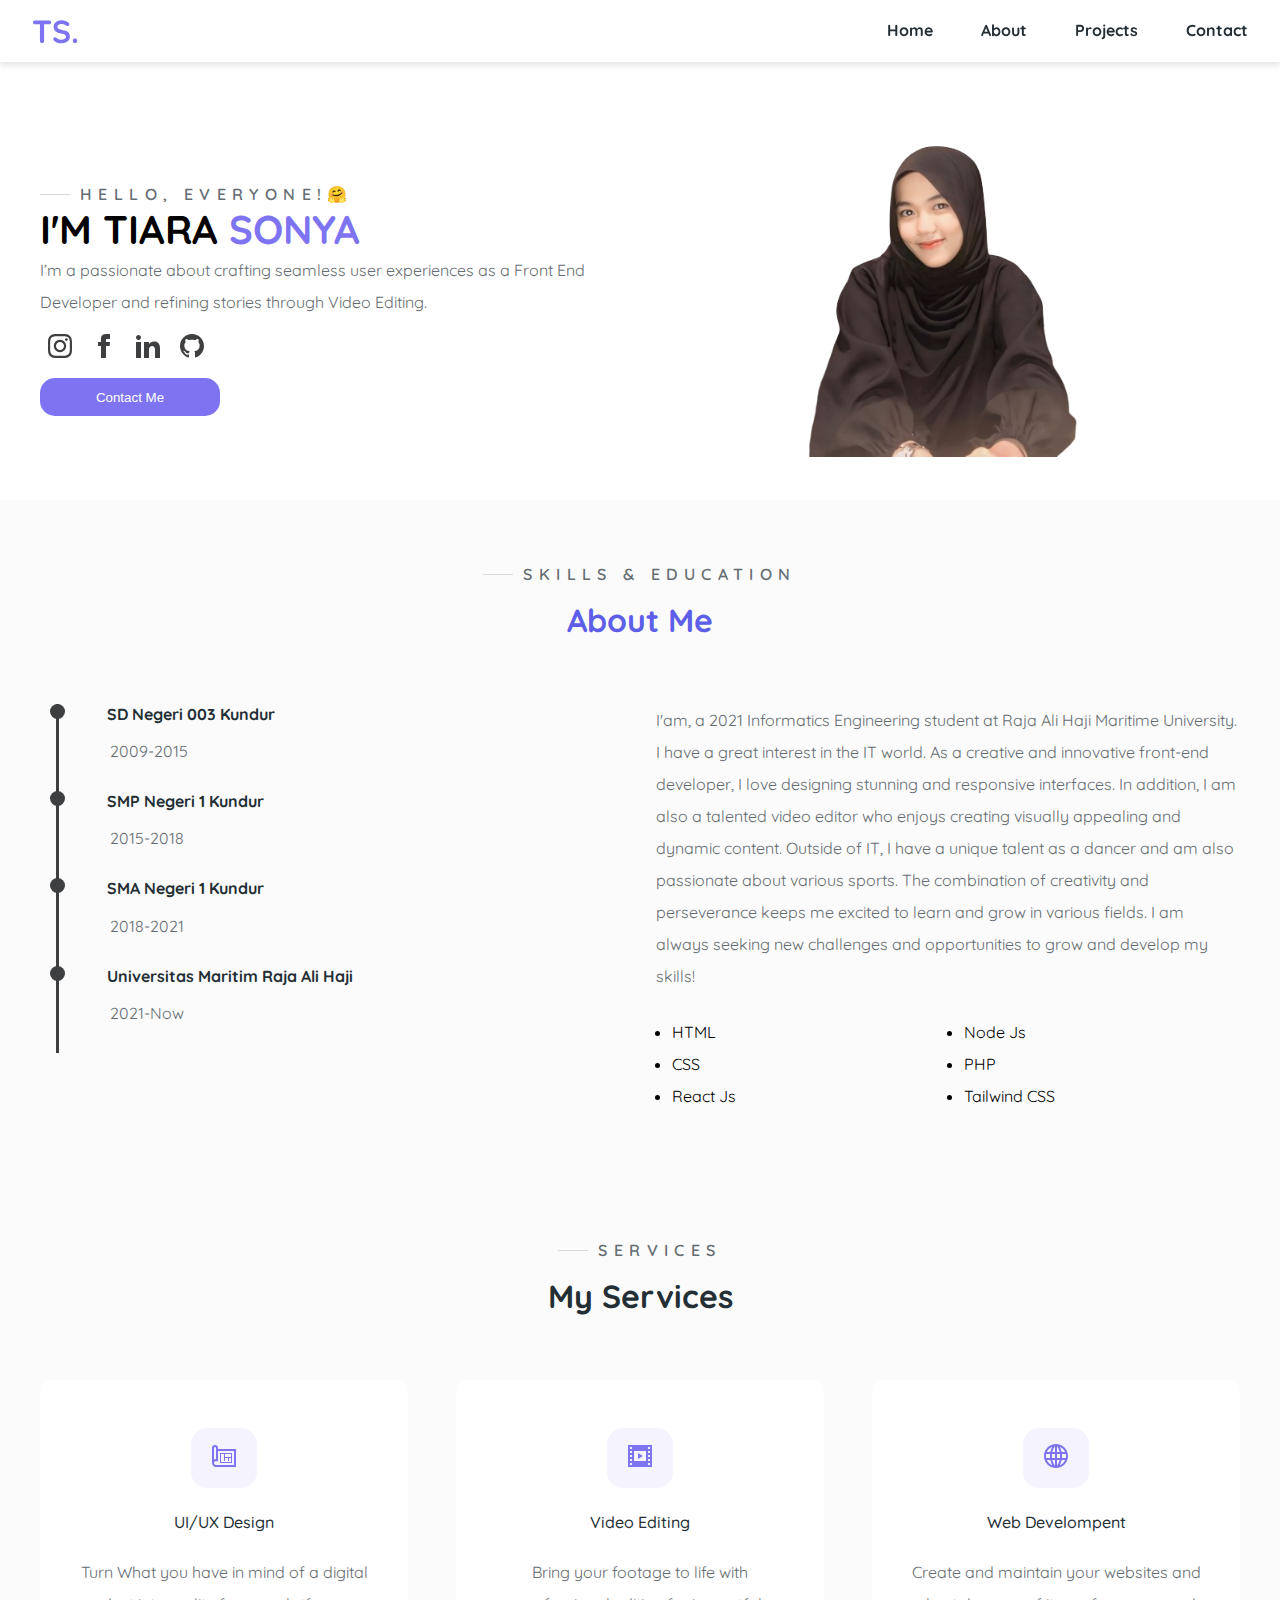
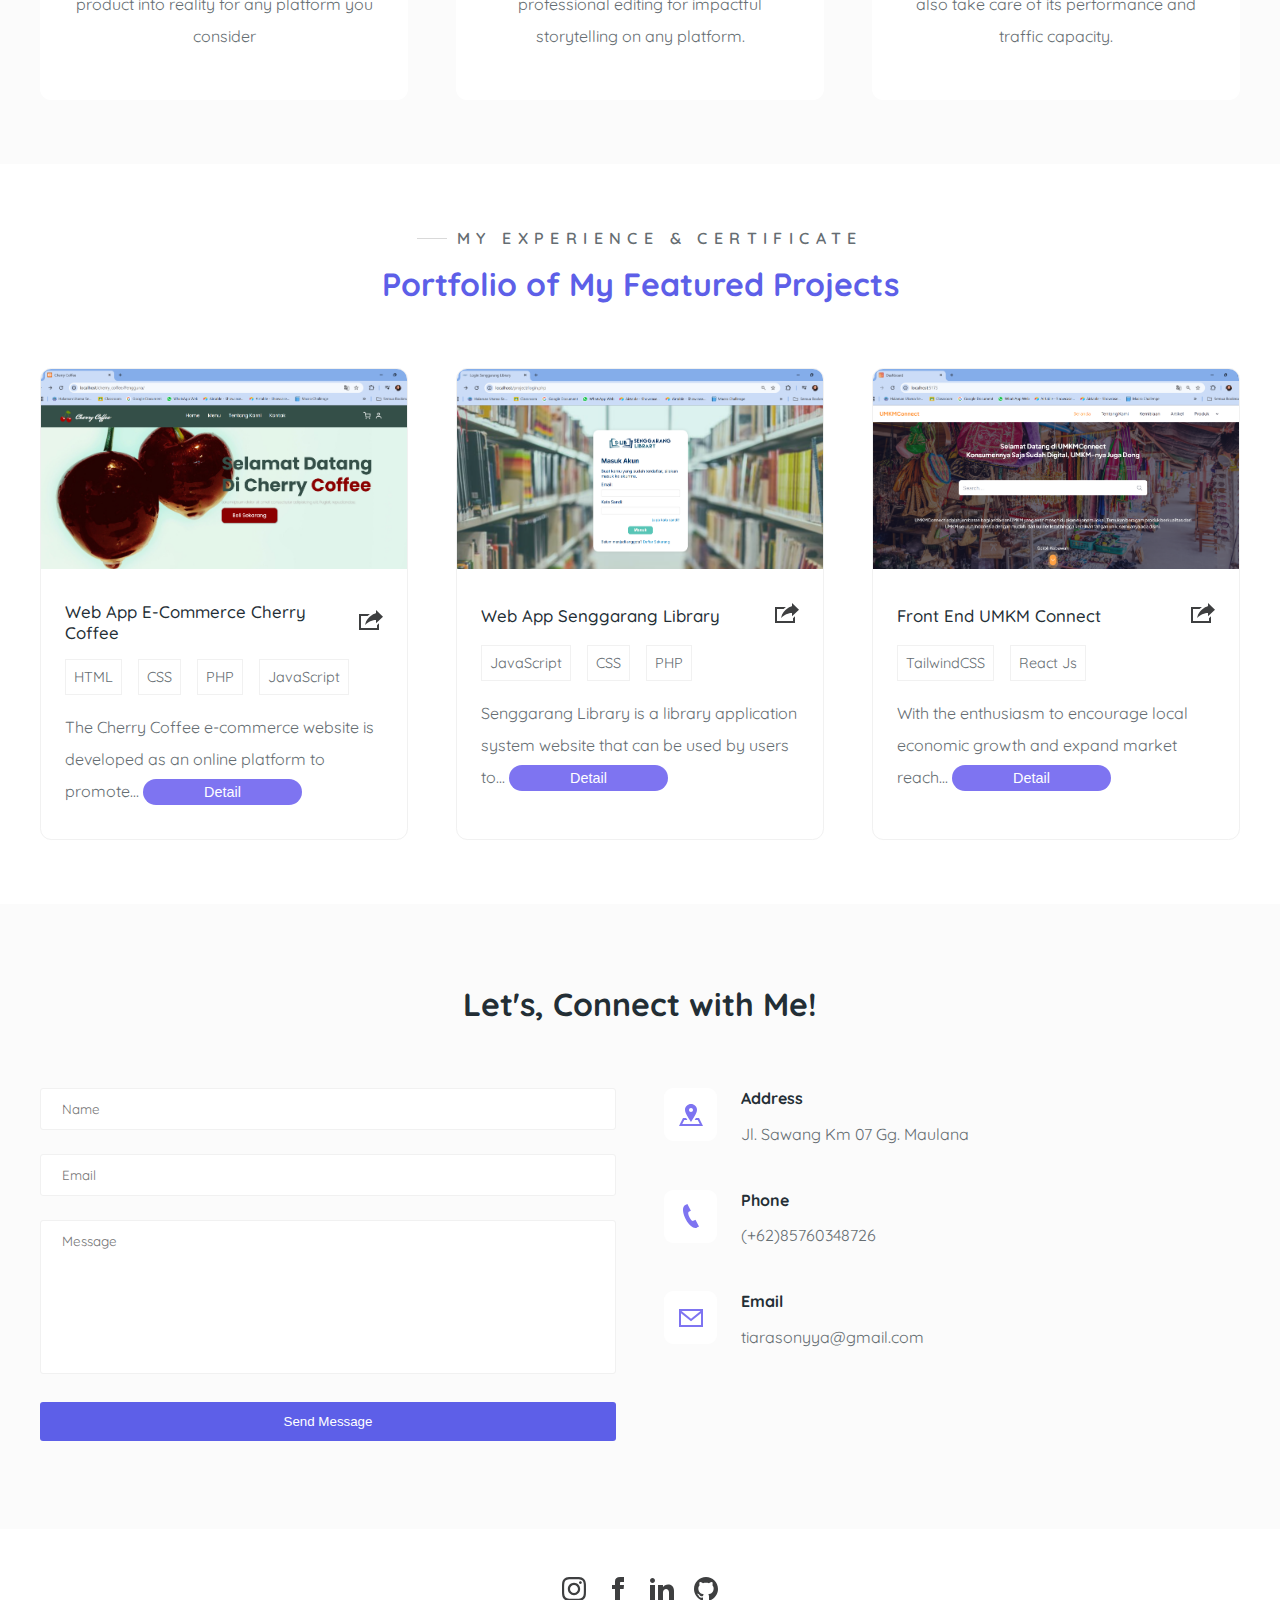
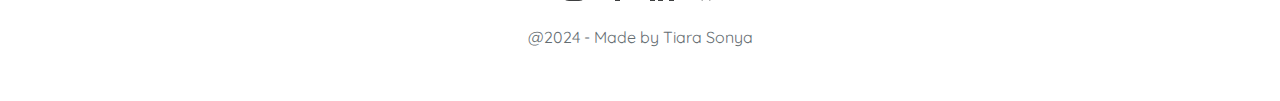
<file: index.html>
<!DOCTYPE html>
<html lang="en">
<head>
    <meta charset="UTF-8">
    <meta name="viewport" content="width=device-width, initial-scale=1.0">
    <title>Tiara Sonya - Portfolio</title>
    <link rel="stylesheet" href="./styles/styles.css" />
    <link rel="stylesheet" href="./styles/responsive.css" />
</head>
<body>
    
    <!-- Header -->
    <Header>
    <div class="main-container">
        <div class="nav">
            <div class="logo">
                <a href="/">TS.</a>
                </div>

                <nav>
                    <ul>
                        <li><a href="/">Home</a></li>
                        <li><a href="/abouts.html">About</a></li>
                        <li><a href="/projects.html">Projects</a></li>
                        <li><a href="/contacts.html">Contact</a></li>
                    </ul>
                </nav>

                <div class="burger">
                    <div class="line-1"></div>
                    <div class="line-2"></div>
                    <div class="line-3"></div>
                </div>
            </div>

            <section id="homes">
                <div class="homes-left">
                    <h3 class="pre-title">Hello, everyone!🤗</h3>
                    <hi class="homes-name">I'M TIARA <span>SONYA</span></hi>
                    <p>
                        I’m a passionate about crafting seamless user experiences as a Front End Developer and refining stories through Video Editing.
                    </p>
                    <div class="home-icons">
                        <a href="https://www.instagram.com/tiarasonyya/" alt="Instagram">
                            <svg xmlns="http://www.w3.org/2000/svg" width="24" height="24" viewBox="0 0 24 24"><path d="M12 2.163c3.204 0 3.584.012 4.85.07 3.252.148 4.771 1.691 4.919 4.919.058 1.265.069 1.645.069 4.849 0 3.205-.012 3.584-.069 4.849-.149 3.225-1.664 4.771-4.919 4.919-1.266.058-1.644.07-4.85.07-3.204 0-3.584-.012-4.849-.07-3.26-.149-4.771-1.699-4.919-4.92-.058-1.265-.07-1.644-.07-4.849 0-3.204.013-3.583.07-4.849.149-3.227 1.664-4.771 4.919-4.919 1.266-.057 1.645-.069 4.849-.069zm0-2.163c-3.259 0-3.667.014-4.947.072-4.358.2-6.78 2.618-6.98 6.98-.059 1.281-.073 1.689-.073 4.948 0 3.259.014 3.668.072 4.948.2 4.358 2.618 6.78 6.98 6.98 1.281.058 1.689.072 4.948.072 3.259 0 3.668-.014 4.948-.072 4.354-.2 6.782-2.618 6.979-6.98.059-1.28.073-1.689.073-4.948 0-3.259-.014-3.667-.072-4.947-.196-4.354-2.617-6.78-6.979-6.98-1.281-.059-1.69-.073-4.949-.073zm0 5.838c-3.403 0-6.162 2.759-6.162 6.162s2.759 6.163 6.162 6.163 6.162-2.759 6.162-6.163c0-3.403-2.759-6.162-6.162-6.162zm0 10.162c-2.209 0-4-1.79-4-4 0-2.209 1.791-4 4-4s4 1.791 4 4c0 2.21-1.791 4-4 4zm6.406-11.845c-.796 0-1.441.645-1.441 1.44s.645 1.44 1.441 1.44c.795 0 1.439-.645 1.439-1.44s-.644-1.44-1.439-1.44z"/></svg>
                        </a>
                        <a href="https://www.facebook.com/tiarasonyya/" alt="Facebook"><svg xmlns="http://www.w3.org/2000/svg" width="24" height="24" viewBox="0 0 24 24"><path d="M9 8h-3v4h3v12h5v-12h3.642l.358-4h-4v-1.667c0-.955.192-1.333 1.115-1.333h2.885v-5h-3.808c-3.596 0-5.192 1.583-5.192 4.615v3.385z"/></svg>
                        </a>
                        <a href="https://www.linkedin.com/in/tiara-sonya" alt="Linkedin">
                            <svg xmlns="http://www.w3.org/2000/svg" width="24" height="24" viewBox="0 0 24 24"><path d="M4.98 3.5c0 1.381-1.11 2.5-2.48 2.5s-2.48-1.119-2.48-2.5c0-1.38 1.11-2.5 2.48-2.5s2.48 1.12 2.48 2.5zm.02 4.5h-5v16h5v-16zm7.982 0h-4.968v16h4.969v-8.399c0-4.67 6.029-5.052 6.029 0v8.399h4.988v-10.131c0-7.88-8.922-7.593-11.018-3.714v-2.155z"/></svg>
                        </a>
                        <a href="https://github.com/Tiara-Sonya" alt="Github">
                            <svg xmlns="http://www.w3.org/2000/svg" width="24" height="24" viewBox="0 0 24 24"><path d="M12 0c-6.626 0-12 5.373-12 12 0 5.302 3.438 9.8 8.207 11.387.599.111.793-.261.793-.577v-2.234c-3.338.726-4.033-1.416-4.033-1.416-.546-1.387-1.333-1.756-1.333-1.756-1.089-.745.083-.729.083-.729 1.205.084 1.839 1.237 1.839 1.237 1.07 1.834 2.807 1.304 3.492.997.107-.775.418-1.305.762-1.604-2.665-.305-5.467-1.334-5.467-5.931 0-1.311.469-2.381 1.236-3.221-.124-.303-.535-1.524.117-3.176 0 0 1.008-.322 3.301 1.23.957-.266 1.983-.399 3.003-.404 1.02.005 2.047.138 3.006.404 2.291-1.552 3.297-1.23 3.297-1.23.653 1.653.242 2.874.118 3.176.77.84 1.235 1.911 1.235 3.221 0 4.609-2.807 5.624-5.479 5.921.43.372.823 1.102.823 2.222v3.293c0 .319.192.694.801.576 4.765-1.589 8.199-6.086 8.199-11.386 0-6.627-5.373-12-12-12z"/></svg>
                        </a>
                    </div>
                    <div> 
                        <a href="mailto:tiarasonyya@gmail.com">
                            <button class="btn-contact">Contact Me</button>
                        </a>
                    </div>
                </div>
                
                <div class="home-right">
                    <img src="./img/tiara.png" alt="Person Standing">
                </div>
            </section>
        </div>
    </Header>
    <!-- End Header -->
    
    <!-- About-->
    <section id="abouts">
        <div class="abouts main-container">
            <h3 class="pre-title">Skills & Education</h3>
            <h1 class="section-title about-title">About Me</h1>

            <div class="about-grid">
                <div class="about-left">
                    
                    <!-- Education 1 -->
                    <div class="education">
                        <div class="line">
                            <div></div>
                        </div>

                        <div class="education-info">
                            <h4 class="education-title">SD Negeri 003 Kundur</h4>
                            <p>2009-2015</p>
                        </div>
                    </div>

                    <!-- Education 2 -->
                    <div class="education">
                        <div class="line">
                            <div></div>
                        </div>

                        <div class="education-info">
                            <h4 class="education-title">SMP Negeri 1 Kundur</h4>
                            <p>2015-2018</p>
                        </div>
                    </div>

                    <!-- Education 3 -->
                    <div class="education">
                        <div class="line">
                            <div></div>
                        </div>

                        <div class="education-info">
                            <h4 class="education-title">SMA Negeri 1 Kundur</h4>
                            <p>2018-2021</p>
                        </div>
                    </div>

                    
                    <!-- Education 4 -->
                    <div class="education">
                        <div class="line">
                            <div></div>
                        </div>

                        <div class="education-info">
                            <h4 class="education-title">Universitas Maritim Raja Ali Haji</h4>
                            <p>2021-Now</p>
                        </div>
                    </div>
                </div>

                <div class="about-right">
                    <p>I'am, a 2021 Informatics Engineering student at Raja Ali Haji Maritime University. I have a great interest in the IT world. As a creative and innovative front-end developer, I love designing stunning and responsive interfaces. In addition, I am also a talented video editor who enjoys creating visually appealing and dynamic content. Outside of IT, I have a unique talent as a dancer and am also passionate about various sports. The combination of creativity and perseverance keeps me excited to learn and grow in various fields. I am always seeking new challenges and opportunities to grow and develop my skills!</p>

                    <div class="about-list">
                        <ul>
                            <li>HTML</li>
                            <li>CSS</li>
                            <li>React Js</li>
                        </ul>

                        <ul>
                            <li>Node Js</li>
                            <li>PHP</li>
                            <li>Tailwind CSS</li>
                        </ul>
                    </div>
                </div>
            </div>
        </div>
    </section>
    <!-- End abouts -->

    <section id="services">
        <div class="services main-container">
            <h3 class="pre-title">Services</h3>
            <h1 class="section-title services-title">My Services</h1>

            <div class="grid-3">
                <!-- Service 1 -->
                <div class="service">
                    <div class="service-icon">
                        <svg width="24" height="24" xmlns="http://www.w3.org/2000/svg" fill-rule="evenodd" clip-rule="evenodd" viewBox="0 0 24 24"><path d="M24 23h-20c-2.208 0-4-1.792-4-4v-15.694c.313-1.071 1.285-2.306 3-2.306 1.855 0 2.769 1.342 2.995 2.312l.005 1.688h18v18zm-2-16h-16v11s-.595-1-1.922-1c-1.104 0-2.078.896-2.078 2s.896 2 2 2h18v-14zm-2 12h-12v-10h12v10zm-8-9h-3v8h10v-4h-2v3h-1v-3h-3v3h-1v-7zm-8-6.339c-.233-.921-1.807-.917-2 0v11.997c.408-.421 1.383-.724 2-.658v-11.339zm9 6.339v3h6v-3h-6z"/>
                        </svg>
                    </div>
                    <h4>UI/UX Design</h4>
                    <p>Turn What you have in mind of a digital product into reality for any platform you consider</p>
                </div>

                <!-- Service 2 -->
                <div class="service">
                    <div class="service-icon">
                        <svg xmlns="http://www.w3.org/2000/svg" width="24" height="24" viewBox="0 0 24 24"><path d="M0 1v22h24v-22h-24zm4 20h-2v-2h2v2zm0-4h-2v-2h2v2zm0-4h-2v-2h2v2zm0-4h-2v-2h2v2zm0-4h-2v-2h2v2zm14 12h-12v-10h12v10zm4 4h-2v-2h2v2zm0-4h-2v-2h2v2zm0-4h-2v-2h2v2zm0-4h-2v-2h2v2zm0-4h-2v-2h2v2zm-12 10v-6l5 3-5 3z"/>
                        </svg>
                    </div>
                    <h4>Video Editing</h4>
                    <p>Bring your footage to life with professional editing for impactful storytelling on any platform.</p>
                </div>

                <!-- Service 3 -->
                <div class="service">
                    <div class="service-icon">
                        <svg xmlns="http://www.w3.org/2000/svg" width="24" height="24" viewBox="0 0 24 24"><path d="M12 0c-6.627 0-12 5.373-12 12s5.373 12 12 12 12-5.373 12-12-5.373-12-12-12zm10 12c0 .685-.07 1.354-.202 2h-3.853c.121-1.283.129-2.621 0-4h3.853c.132.646.202 1.315.202 2zm-.841-4h-3.5c-.383-1.96-1.052-3.751-1.948-5.278 2.435.977 4.397 2.882 5.448 5.278zm-5.554 0h-2.605v-5.658c1.215 1.46 2.117 3.41 2.605 5.658zm-4.605-5.658v5.658h-2.605c.488-2.248 1.39-4.198 2.605-5.658zm0 7.658v4h-2.93c-.146-1.421-.146-2.577 0-4h2.93zm0 6v5.658c-1.215-1.46-2.117-3.41-2.605-5.658h2.605zm2 5.658v-5.658h2.605c-.488 2.248-1.39 4.198-2.605 5.658zm0-7.658v-4h2.93c.146 1.421.146 2.577 0 4h-2.93zm-4.711-11.278c-.896 1.527-1.565 3.318-1.948 5.278h-3.5c1.051-2.396 3.013-4.301 5.448-5.278zm-6.087 7.278h3.853c-.121 1.283-.129 2.621 0 4h-3.853c-.132-.646-.202-1.315-.202-2s.07-1.354.202-2zm.639 6h3.5c.383 1.96 1.052 3.751 1.948 5.278-2.435-.977-4.397-2.882-5.448-5.278zm12.87 5.278c.896-1.527 1.565-3.318 1.948-5.278h3.5c-1.051 2.396-3.013 4.301-5.448 5.278z"/></svg>
                    </div>
                    <h4>Web Develompent</h4>
                    <p>Create and maintain your websites and also take care of its performance and traffic capacity.</p>
                </div>
            </div>
        </div>
    </section>
    <!-- End services -->

    <!-- Projects -->
    <section id="projects">
        <div class="projects main-container">
            <h3 class="pre-title">My Experience & Certificate</h3>
            <h1 class="section-title projects-title">Portfolio of My Featured Projects</h1>

            <div class="grid-3">
                <!-- Project 1 -->
                <div class="Project">
                    <div class="Project-cover">
                        <img src="./img/cc.png" alt="Project E-Commerce">
                    </div>

                    <div class="Project-info">
                        <div class="Project-title">
                            <h4>Web App E-Commerce Cherry Coffee</h4>
                            <a href="https://github.com/Tiara-Sonya/e-commerce.git" class="Project-link" target="_blank">
                                <svg xmlns="http://www.w3.org/2000/svg" width="24" height="24" viewBox="0 0 24 24"><path d="M6 17c2.269-9.881 11-11.667 11-11.667v-3.333l7 6.637-7 6.696v-3.333s-6.17-.171-11 5zm12 .145v2.855h-16v-12h6.598c.768-.787 1.561-1.449 2.339-2h-10.937v16h20v-6.769l-2 1.914z"/></svg>
                            </a>
                        </div>

                        <div class="Project-tags">
                            <div>HTML</div>
                            <div>CSS</div>
                            <div>PHP</div>
                            <div>JavaScript</div>
                        </div>

                        <p>
                            <span class="Project-description-short">The Cherry Coffee e-commerce website is developed as an online platform to promote... </span>
                            <span class="Project-description-full" style="display: none;">The Cherry Coffee e-commerce website is developed as an online platform to promote and sell products offered by the Cherry Coffee café. Created using the Waterfall methodology, this website primarily serves as a marketing and sales tool, enhancing Cherry Coffee's ability to reach both local and international customers.</span>
                            <button class="toggle-description">Detail</button>
                        </p>
                    </div>
                </div>

                <!-- Project 2 -->
                <div class="Project">
                    <div class="Project-cover">
                        <img src="./img/perpus.png" alt="Project Perpustakaan Online">
                    </div>

                    <div class="Project-info">
                        <div class="Project-title">
                            <h4>Web App Senggarang Library</h4>
                            <a href="https://github.com/Tiara-Sonya/perpus.git" class="Project-link" target="_blank">
                                <svg xmlns="http://www.w3.org/2000/svg" width="24" height="24" viewBox="0 0 24 24"><path d="M6 17c2.269-9.881 11-11.667 11-11.667v-3.333l7 6.637-7 6.696v-3.333s-6.17-.171-11 5zm12 .145v2.855h-16v-12h6.598c.768-.787 1.561-1.449 2.339-2h-10.937v16h20v-6.769l-2 1.914z"/></svg>
                            </a>
                        </div>

                        <div class="Project-tags">
                            <div>JavaScript</div>
                            <div>CSS</div>
                            <div>PHP</div>
                        </div>

                        <p>
                            <span class="Project-description-short">Senggarang Library is a library application system website that can be used by users to...</span>
                            <span class="Project-description-full" style="display: none;">Senggarang Library is a library application system website that can be used by users to borrow books online and read ebooks digitally via the website</span>
                            <button class="toggle-description">Detail</button>
                        </p>
                    </div>
                </div>

                <!-- Project 3 -->
                <div class="Project">
                    <div class="Project-cover">
                        <img src="./img/umkm.png" alt="Project Mata Kuliah">
                    </div>

                    <div class="Project-info">
                        <div class="Project-title">
                            <h4>Front End UMKM Connect</h4>
                            <a href="https://umkmconnect.febriyandy.xyz/" class="Project-link" target="_blank">
                                <svg xmlns="http://www.w3.org/2000/svg" width="24" height="24" viewBox="0 0 24 24"><path d="M6 17c2.269-9.881 11-11.667 11-11.667v-3.333l7 6.637-7 6.696v-3.333s-6.17-.171-11 5zm12 .145v2.855h-16v-12h6.598c.768-.787 1.561-1.449 2.339-2h-10.937v16h20v-6.769l-2 1.914z"/></svg>
                            </a>
                        </div>

                        <div class="Project-tags">
                            <div>TailwindCSS</div>
                            <div>React Js</div>
                        </div>

                        <p>
                            <span class="Project-description-short">With the enthusiasm to encourage local economic growth and expand market reach...</span>
                            <span class="Project-description-full">With the enthusiasm to encourage local economic growth and expand market reach for small entrepreneurs, MSME Connect exists as a forum for collaboration, promotion and empowerment of UMKM in various sectors. UMKM Connect was founded by a group of individuals who care about the growth of UMKM in Indonesia. We believe that UMKM are the backbone of the country's economy and have great potential to develop further with the right support. Through UMKM Connect, we are committed to providing a platform that allows small businesses to connect, learn and grow together.</span>
                            <button class="toggle-description">Detail</button>
                        </p>
                    </div>
                </div>
    </section>

    <!-- Contact -->
    <section id="contacts">
        <h1 class="section-title contact-title">Let's, Connect with Me!</h1>
        <div class="contact main-container">
            <div class="contact-left">
                <form class="contact-form" action="https://formspree.io/f/mzzbejpa" method="POST">
                    <div>
                        <input type="text" placeholder="Name"
                        name="name">
                    </div>
                    <div>
                        <input type="email" placeholder="Email" name="email">
                    </div>
                    <div>
                        <textarea name="message" id="message" placeholder="Message" cols="30" rows="8"></textarea>
                    </div>
                    <div>
                        <button class="btn-submit">Send Message</button>
                    </div>
                </form>
            </div>

            <div class="contact-right">
                <div class="contact-item">
                    <div class="contact-item-icon">
                        <svg xmlns="http://www.w3.org/2000/svg" width="24" height="24" viewBox="0 0 24 24"><path d="M12 1c-3.148 0-6 2.553-6 5.702 0 3.148 2.602 6.907 6 12.298 3.398-5.391 6-9.15 6-12.298 0-3.149-2.851-5.702-6-5.702zm0 8c-1.105 0-2-.895-2-2s.895-2 2-2 2 .895 2 2-.895 2-2 2zm12 14h-24l4-8h3.135c.385.641.798 1.309 1.232 2h-3.131l-2 4h17.527l-2-4h-3.131c.435-.691.848-1.359 1.232-2h3.136l4 8z"/></svg>
                    </div>
                    <div class="contact-item-detail">
                        <h4>Address</h4>
                        <p>Jl. Sawang Km 07 Gg. Maulana</p>
                    </div>
                </div>

                <div class="contact-item">
                    <div class="contact-item-icon">
                        <svg xmlns="http://www.w3.org/2000/svg" width="24" height="24" viewBox="0 0 24 24"><path d="M20 22.621l-3.521-6.795c-.008.004-1.974.97-2.064 1.011-2.24 1.086-6.799-7.82-4.609-8.994l2.083-1.026-3.493-6.817-2.106 1.039c-7.202 3.755 4.233 25.982 11.6 22.615.121-.055 2.102-1.029 2.11-1.033z"/></svg>
                    </div>
                    <div class="contact-item-detail">
                        <h4>Phone</h4>
                        <p>(+62)85760348726</p>
                    </div>
                </div>

                <div class="contact-item">
                    <div class="contact-item-icon">
                        <svg xmlns="http://www.w3.org/2000/svg" width="24" height="24" viewBox="0 0 24 24"><path d="M0 3v18h24v-18h-24zm21.518 2l-9.518 7.713-9.518-7.713h19.036zm-19.518 14v-11.817l10 8.104 10-8.104v11.817h-20z"/></svg>
                    </div>
                    <div class="contact-item-detail">
                        <h4>Email</h4>
                        <p>tiarasonyya@gmail.com</p>
                    </div>
                </div>
            </div>
        </div>
    </section>
    <!-- End contact -->

    <!-- Footer -->
     <footer>
        <div class="footer-icons">
            <a href="https://www.instagram.com/tiarasonyya/" alt="Instagram">
                <svg xmlns="http://www.w3.org/2000/svg" width="24" height="24" viewBox="0 0 24 24"><path d="M12 2.163c3.204 0 3.584.012 4.85.07 3.252.148 4.771 1.691 4.919 4.919.058 1.265.069 1.645.069 4.849 0 3.205-.012 3.584-.069 4.849-.149 3.225-1.664 4.771-4.919 4.919-1.266.058-1.644.07-4.85.07-3.204 0-3.584-.012-4.849-.07-3.26-.149-4.771-1.699-4.919-4.92-.058-1.265-.07-1.644-.07-4.849 0-3.204.013-3.583.07-4.849.149-3.227 1.664-4.771 4.919-4.919 1.266-.057 1.645-.069 4.849-.069zm0-2.163c-3.259 0-3.667.014-4.947.072-4.358.2-6.78 2.618-6.98 6.98-.059 1.281-.073 1.689-.073 4.948 0 3.259.014 3.668.072 4.948.2 4.358 2.618 6.78 6.98 6.98 1.281.058 1.689.072 4.948.072 3.259 0 3.668-.014 4.948-.072 4.354-.2 6.782-2.618 6.979-6.98.059-1.28.073-1.689.073-4.948 0-3.259-.014-3.667-.072-4.947-.196-4.354-2.617-6.78-6.979-6.98-1.281-.059-1.69-.073-4.949-.073zm0 5.838c-3.403 0-6.162 2.759-6.162 6.162s2.759 6.163 6.162 6.163 6.162-2.759 6.162-6.163c0-3.403-2.759-6.162-6.162-6.162zm0 10.162c-2.209 0-4-1.79-4-4 0-2.209 1.791-4 4-4s4 1.791 4 4c0 2.21-1.791 4-4 4zm6.406-11.845c-.796 0-1.441.645-1.441 1.44s.645 1.44 1.441 1.44c.795 0 1.439-.645 1.439-1.44s-.644-1.44-1.439-1.44z"/></svg>
            </a>
            <a href="https://www.facebook.com/tiarasonyya/" alt="Facebook"><svg xmlns="http://www.w3.org/2000/svg" width="24" height="24" viewBox="0 0 24 24"><path d="M9 8h-3v4h3v12h5v-12h3.642l.358-4h-4v-1.667c0-.955.192-1.333 1.115-1.333h2.885v-5h-3.808c-3.596 0-5.192 1.583-5.192 4.615v3.385z"/></svg>
            </a>
            <a href="https://www.linkedin.com/in/tiara-sonya" alt="Linkedin">
                <svg xmlns="http://www.w3.org/2000/svg" width="24" height="24" viewBox="0 0 24 24"><path d="M4.98 3.5c0 1.381-1.11 2.5-2.48 2.5s-2.48-1.119-2.48-2.5c0-1.38 1.11-2.5 2.48-2.5s2.48 1.12 2.48 2.5zm.02 4.5h-5v16h5v-16zm7.982 0h-4.968v16h4.969v-8.399c0-4.67 6.029-5.052 6.029 0v8.399h4.988v-10.131c0-7.88-8.922-7.593-11.018-3.714v-2.155z"/></svg>
            </a>
            <a href="https://github.com/Tiara-Sonya" alt="Github">
                <svg xmlns="http://www.w3.org/2000/svg" width="24" height="24" viewBox="0 0 24 24"><path d="M12 0c-6.626 0-12 5.373-12 12 0 5.302 3.438 9.8 8.207 11.387.599.111.793-.261.793-.577v-2.234c-3.338.726-4.033-1.416-4.033-1.416-.546-1.387-1.333-1.756-1.333-1.756-1.089-.745.083-.729.083-.729 1.205.084 1.839 1.237 1.839 1.237 1.07 1.834 2.807 1.304 3.492.997.107-.775.418-1.305.762-1.604-2.665-.305-5.467-1.334-5.467-5.931 0-1.311.469-2.381 1.236-3.221-.124-.303-.535-1.524.117-3.176 0 0 1.008-.322 3.301 1.23.957-.266 1.983-.399 3.003-.404 1.02.005 2.047.138 3.006.404 2.291-1.552 3.297-1.23 3.297-1.23.653 1.653.242 2.874.118 3.176.77.84 1.235 1.911 1.235 3.221 0 4.609-2.807 5.624-5.479 5.921.43.372.823 1.102.823 2.222v3.293c0 .319.192.694.801.576 4.765-1.589 8.199-6.086 8.199-11.386 0-6.627-5.373-12-12-12z"/></svg>
            </a>
        </div>
        <p>@2024 - Made by Tiara Sonya</p>
     </footer>
     <!-- End Footer -->

    <script src="scripts/main.js"></script>
</body>
</html>
</file>
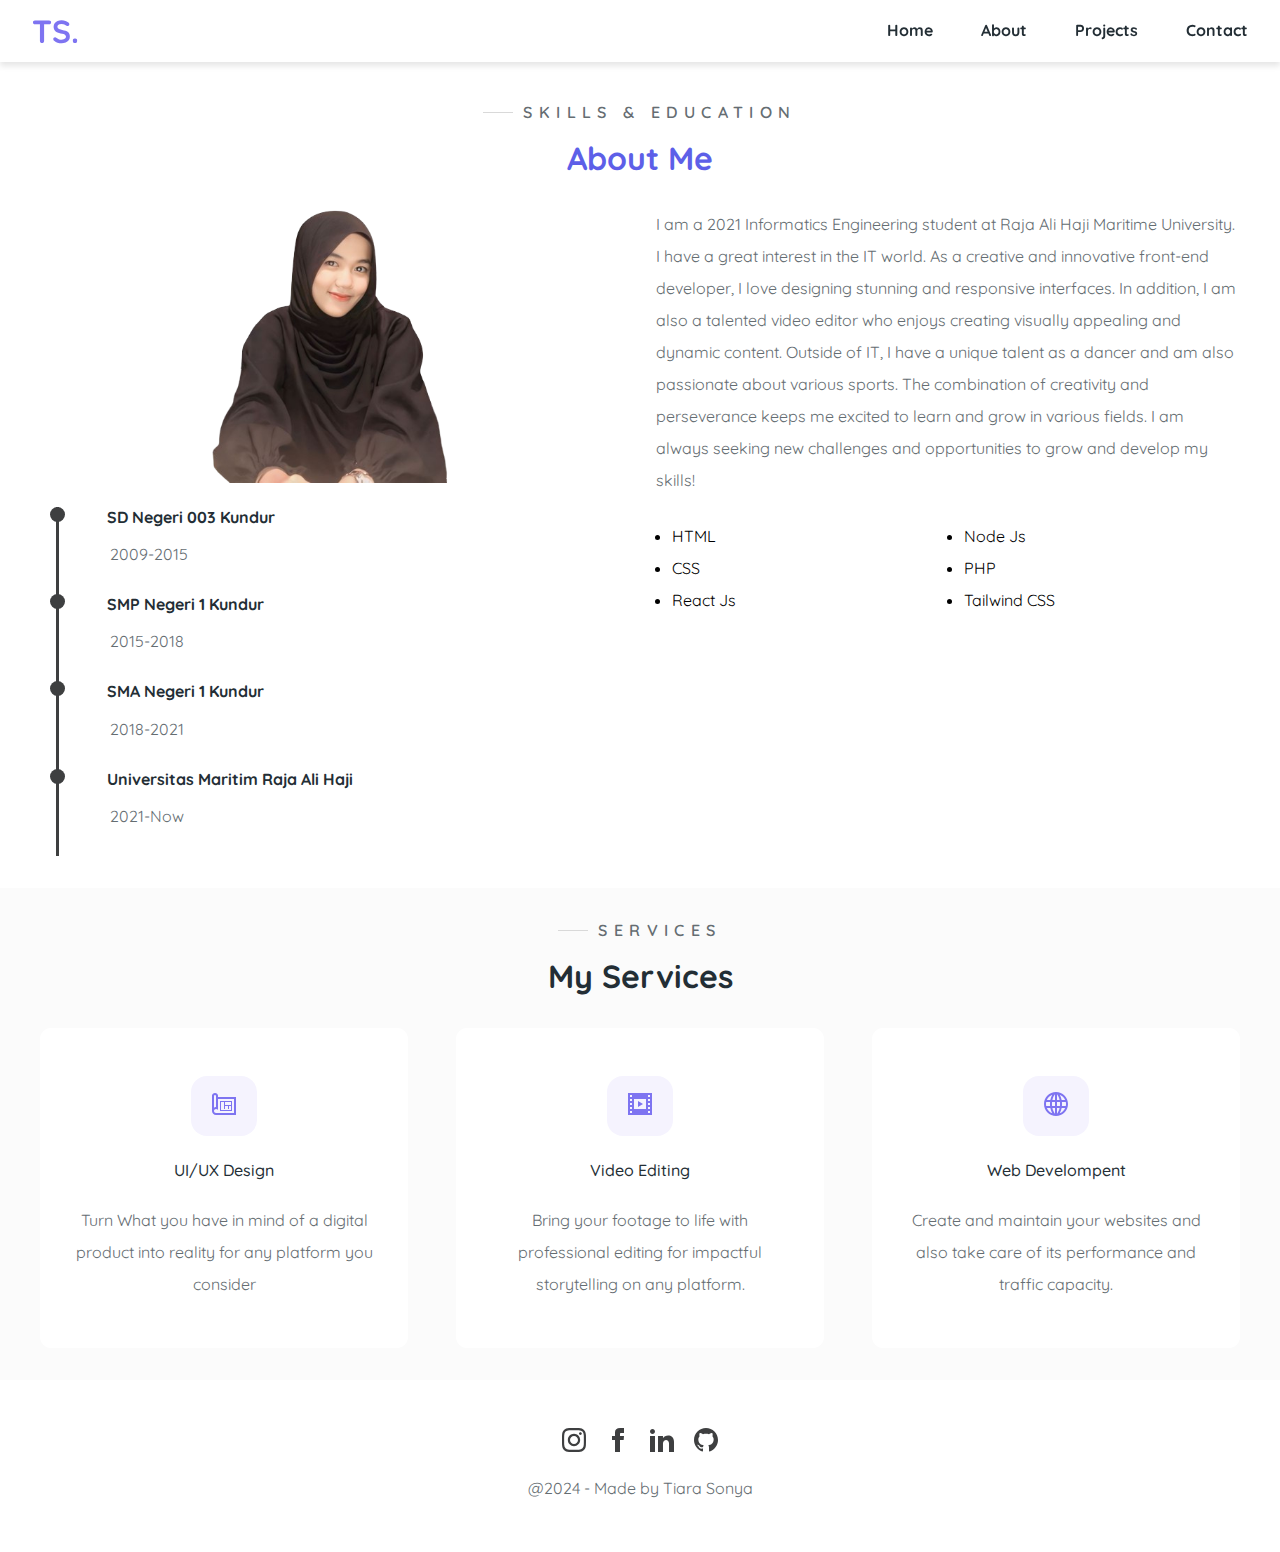
<file: abouts.html>
<!DOCTYPE html>
<html lang="en">
<head>
    <meta charset="UTF-8">
    <meta name="viewport" content="width=device-width, initial-scale=1.0">
    <title>Tiara Sonya - Portfolio - Abouts</title>
    <link rel="stylesheet" href="./styles/styles2.css" />
    <link rel="stylesheet" href="./styles/responsive.css" />
</head>
<body>
    
    <!-- Header -->
    <Header>
    <div class="main-container">
        <div class="nav">
            <div class="logo">
                <a href="/">TS.</a>
                </div>

                <nav>
                    <ul>
                        <li><a href="/">Home</a></li>
                        <li><a href="/abouts.html">About</a></li>
                        <li><a href="/projects.html">Projects</a></li>
                        <li><a href="/contacts.html">Contact</a></li>
                    </ul>
                </nav>

                <div class="burger">
                    <div class="line-1"></div>
                    <div class="line-2"></div>
                    <div class="line-3"></div>
                </div>
            </div>
        </div>
    </Header>
    <!-- End Header -->
    
    <!-- About-->
    <section id="abouts">
        <div class="abouts main-container">
            <h3 class="pre-title">Skills & Education</h3>
            <h1 class="section-title about-title">About Me</h1>

            <div class="about-grid">
                <div class="about-left">
                    <!-- Image Section -->
                    <div class="image-container">
                        <img src="./img/tiara.png" alt="Tiara Sonya" class="mirrored-image">
                    </div>
                    
                    <!-- Education Section -->
                    <div class="education">
                        <div class="line">
                            <div></div>
                        </div>
                        <div class="education-info">
                            <h4 class="education-title">SD Negeri 003 Kundur</h4>
                            <p>2009-2015</p>
                        </div>
                    </div>

                    <div class="education">
                        <div class="line">
                            <div></div>
                        </div>
                        <div class="education-info">
                            <h4 class="education-title">SMP Negeri 1 Kundur</h4>
                            <p>2015-2018</p>
                        </div>
                    </div>

                    <div class="education">
                        <div class="line">
                            <div></div>
                        </div>
                        <div class="education-info">
                            <h4 class="education-title">SMA Negeri 1 Kundur</h4>
                            <p>2018-2021</p>
                        </div>
                    </div>

                    <div class="education">
                        <div class="line">
                            <div></div>
                        </div>
                        <div class="education-info">
                            <h4 class="education-title">Universitas Maritim Raja Ali Haji</h4>
                            <p>2021-Now</p>
                        </div>
                    </div>
                </div>

                <div class="about-right">
                    <p>I am a 2021 Informatics Engineering student at Raja Ali Haji Maritime University. I have a great interest in the IT world. As a creative and innovative front-end developer, I love designing stunning and responsive interfaces. In addition, I am also a talented video editor who enjoys creating visually appealing and dynamic content. Outside of IT, I have a unique talent as a dancer and am also passionate about various sports. The combination of creativity and perseverance keeps me excited to learn and grow in various fields. I am always seeking new challenges and opportunities to grow and develop my skills!</p>

                    <div class="about-list">
                        <ul>
                            <li>HTML</li>
                            <li>CSS</li>
                            <li>React Js</li>
                        </ul>

                        <ul>
                            <li>Node Js</li>
                            <li>PHP</li>
                            <li>Tailwind CSS</li>
                        </ul>
                    </div>
                </div>
            </div>
        </div>
    </section>
    <!-- End abouts -->

    <section id="services">
        <div class="services main-container">
            <h3 class="pre-title">Services</h3>
            <h1 class="section-title services-title">My Services</h1>

            <div class="grid-3">
                <!-- Service 1 -->
                <div class="service">
                    <div class="service-icon">
                        <svg width="24" height="24" xmlns="http://www.w3.org/2000/svg" fill-rule="evenodd" clip-rule="evenodd" viewBox="0 0 24 24"><path d="M24 23h-20c-2.208 0-4-1.792-4-4v-15.694c.313-1.071 1.285-2.306 3-2.306 1.855 0 2.769 1.342 2.995 2.312l.005 1.688h18v18zm-2-16h-16v11s-.595-1-1.922-1c-1.104 0-2.078.896-2.078 2s.896 2 2 2h18v-14zm-2 12h-12v-10h12v10zm-8-9h-3v8h10v-4h-2v3h-1v-3h-3v3h-1v-7zm-8-6.339c-.233-.921-1.807-.917-2 0v11.997c.408-.421 1.383-.724 2-.658v-11.339zm9 6.339v3h6v-3h-6z"/>
                        </svg>
                    </div>
                    <h4>UI/UX Design</h4>
                    <p>Turn What you have in mind of a digital product into reality for any platform you consider</p>
                </div>

                <!-- Service 2 -->
                <div class="service">
                    <div class="service-icon">
                        <svg xmlns="http://www.w3.org/2000/svg" width="24" height="24" viewBox="0 0 24 24"><path d="M0 1v22h24v-22h-24zm4 20h-2v-2h2v2zm0-4h-2v-2h2v2zm0-4h-2v-2h2v2zm0-4h-2v-2h2v2zm0-4h-2v-2h2v2zm14 12h-12v-10h12v10zm4 4h-2v-2h2v2zm0-4h-2v-2h2v2zm0-4h-2v-2h2v2zm0-4h-2v-2h2v2zm0-4h-2v-2h2v2zm-12 10v-6l5 3-5 3z"/>
                        </svg>
                    </div>
                    <h4>Video Editing</h4>
                    <p>Bring your footage to life with professional editing for impactful storytelling on any platform.</p>
                </div>

                <!-- Service 3 -->
                <div class="service">
                    <div class="service-icon">
                        <svg xmlns="http://www.w3.org/2000/svg" width="24" height="24" viewBox="0 0 24 24"><path d="M12 0c-6.627 0-12 5.373-12 12s5.373 12 12 12 12-5.373 12-12-5.373-12-12-12zm10 12c0 .685-.07 1.354-.202 2h-3.853c.121-1.283.129-2.621 0-4h3.853c.132.646.202 1.315.202 2zm-.841-4h-3.5c-.383-1.96-1.052-3.751-1.948-5.278 2.435.977 4.397 2.882 5.448 5.278zm-5.554 0h-2.605v-5.658c1.215 1.46 2.117 3.41 2.605 5.658zm-4.605-5.658v5.658h-2.605c.488-2.248 1.39-4.198 2.605-5.658zm0 7.658v4h-2.93c-.146-1.421-.146-2.577 0-4h2.93zm0 6v5.658c-1.215-1.46-2.117-3.41-2.605-5.658h2.605zm2 5.658v-5.658h2.605c-.488 2.248-1.39 4.198-2.605 5.658zm0-7.658v-4h2.93c.146 1.421.146 2.577 0 4h-2.93zm-4.711-11.278c-.896 1.527-1.565 3.318-1.948 5.278h-3.5c1.051-2.396 3.013-4.301 5.448-5.278zm-6.087 7.278h3.853c-.121 1.283-.129 2.621 0 4h-3.853c-.132-.646-.202-1.315-.202-2s.07-1.354.202-2zm.639 6h3.5c.383 1.96 1.052 3.751 1.948 5.278-2.435-.977-4.397-2.882-5.448-5.278zm12.87 5.278c.896-1.527 1.565-3.318 1.948-5.278h3.5c-1.051 2.396-3.013 4.301-5.448 5.278z"/></svg>
                    </div>
                    <h4>Web Develompent</h4>
                    <p>Create and maintain your websites and also take care of its performance and traffic capacity.</p>
                </div>
            </div>
        </div>
    </section>
    <!-- End services -->

    <!-- Footer -->
     <footer>
        <div class="footer-icons">
            <a href="https://www.instagram.com/tiarasonyya/" alt="Instagram">
                <svg xmlns="http://www.w3.org/2000/svg" width="24" height="24" viewBox="0 0 24 24"><path d="M12 2.163c3.204 0 3.584.012 4.85.07 3.252.148 4.771 1.691 4.919 4.919.058 1.265.069 1.645.069 4.849 0 3.205-.012 3.584-.069 4.849-.149 3.225-1.664 4.771-4.919 4.919-1.266.058-1.644.07-4.85.07-3.204 0-3.584-.012-4.849-.07-3.26-.149-4.771-1.699-4.919-4.92-.058-1.265-.07-1.644-.07-4.849 0-3.204.013-3.583.07-4.849.149-3.227 1.664-4.771 4.919-4.919 1.266-.057 1.645-.069 4.849-.069zm0-2.163c-3.259 0-3.667.014-4.947.072-4.358.2-6.78 2.618-6.98 6.98-.059 1.281-.073 1.689-.073 4.948 0 3.259.014 3.668.072 4.948.2 4.358 2.618 6.78 6.98 6.98 1.281.058 1.689.072 4.948.072 3.259 0 3.668-.014 4.948-.072 4.354-.2 6.782-2.618 6.979-6.98.059-1.28.073-1.689.073-4.948 0-3.259-.014-3.667-.072-4.947-.196-4.354-2.617-6.78-6.979-6.98-1.281-.059-1.69-.073-4.949-.073zm0 5.838c-3.403 0-6.162 2.759-6.162 6.162s2.759 6.163 6.162 6.163 6.162-2.759 6.162-6.163c0-3.403-2.759-6.162-6.162-6.162zm0 10.162c-2.209 0-4-1.79-4-4 0-2.209 1.791-4 4-4s4 1.791 4 4c0 2.21-1.791 4-4 4zm6.406-11.845c-.796 0-1.441.645-1.441 1.44s.645 1.44 1.441 1.44c.795 0 1.439-.645 1.439-1.44s-.644-1.44-1.439-1.44z"/></svg>
            </a>
            <a href="https://www.facebook.com/tiarasonyya/" alt="Facebook"><svg xmlns="http://www.w3.org/2000/svg" width="24" height="24" viewBox="0 0 24 24"><path d="M9 8h-3v4h3v12h5v-12h3.642l.358-4h-4v-1.667c0-.955.192-1.333 1.115-1.333h2.885v-5h-3.808c-3.596 0-5.192 1.583-5.192 4.615v3.385z"/></svg>
            </a>
            <a href="https://www.linkedin.com/in/tiara-sonya" alt="Linkedin">
                <svg xmlns="http://www.w3.org/2000/svg" width="24" height="24" viewBox="0 0 24 24"><path d="M4.98 3.5c0 1.381-1.11 2.5-2.48 2.5s-2.48-1.119-2.48-2.5c0-1.38 1.11-2.5 2.48-2.5s2.48 1.12 2.48 2.5zm.02 4.5h-5v16h5v-16zm7.982 0h-4.968v16h4.969v-8.399c0-4.67 6.029-5.052 6.029 0v8.399h4.988v-10.131c0-7.88-8.922-7.593-11.018-3.714v-2.155z"/></svg>
            </a>
            <a href="https://github.com/Tiara-Sonya" alt="Github">
                <svg xmlns="http://www.w3.org/2000/svg" width="24" height="24" viewBox="0 0 24 24"><path d="M12 0c-6.626 0-12 5.373-12 12 0 5.302 3.438 9.8 8.207 11.387.599.111.793-.261.793-.577v-2.234c-3.338.726-4.033-1.416-4.033-1.416-.546-1.387-1.333-1.756-1.333-1.756-1.089-.745.083-.729.083-.729 1.205.084 1.839 1.237 1.839 1.237 1.07 1.834 2.807 1.304 3.492.997.107-.775.418-1.305.762-1.604-2.665-.305-5.467-1.334-5.467-5.931 0-1.311.469-2.381 1.236-3.221-.124-.303-.535-1.524.117-3.176 0 0 1.008-.322 3.301 1.23.957-.266 1.983-.399 3.003-.404 1.02.005 2.047.138 3.006.404 2.291-1.552 3.297-1.23 3.297-1.23.653 1.653.242 2.874.118 3.176.77.84 1.235 1.911 1.235 3.221 0 4.609-2.807 5.624-5.479 5.921.43.372.823 1.102.823 2.222v3.293c0 .319.192.694.801.576 4.765-1.589 8.199-6.086 8.199-11.386 0-6.627-5.373-12-12-12z"/></svg>
            </a>
        </div>
        <p>@2024 - Made by Tiara Sonya</p>
     </footer>
     <!-- End Footer -->

    <script src="scripts/main.js"></script>
</body>
</html>
</file>
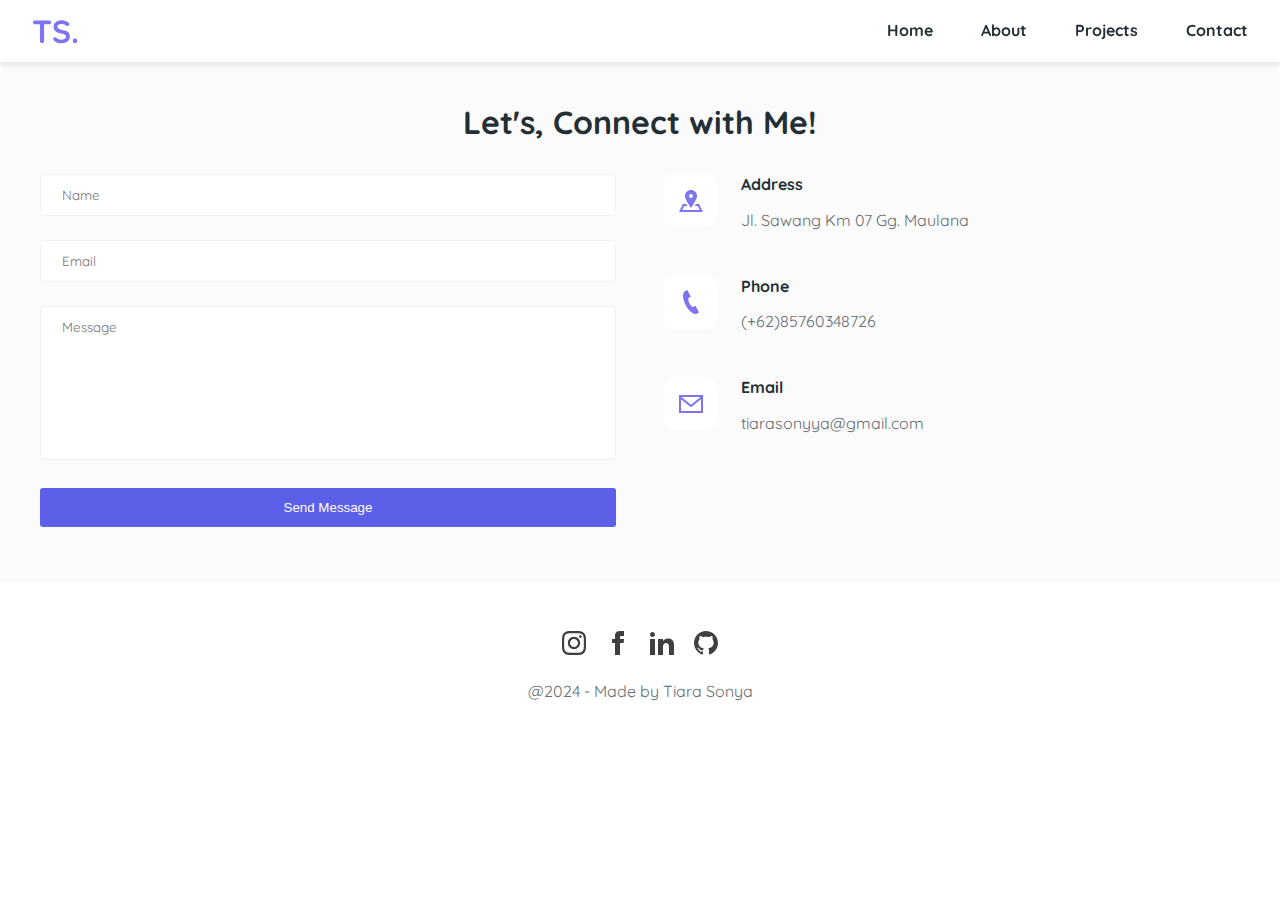
<file: contacts.html>
<!DOCTYPE html>
<html lang="en">
<head>
    <meta charset="UTF-8">
    <meta name="viewport" content="width=device-width, initial-scale=1.0">
    <title>Tiara Sonya - Portfolio - Contact</title>
    <link rel="stylesheet" href="./styles/styles2.css" />
    <link rel="stylesheet" href="./styles/responsive.css" />
</head>
<body>
    
    <!-- Header -->
    <Header>
    <div class="main-container">
        <div class="nav">
            <div class="logo">
                <a href="/">TS.</a>
                </div>

                <nav>
                    <ul>
                        <li><a href="/index.html">Home</a></li>
                        <li><a href="/abouts.html">About</a></li>
                        <li><a href="/projects.html">Projects</a></li>
                        <li><a href="/">Contact</a></li>
                    </ul>
                </nav>

                <div class="burger">
                    <div class="line-1"></div>
                    <div class="line-2"></div>
                    <div class="line-3"></div>
                </div>
            </div>
        </div>
    </Header>
    <!-- End Header -->
    
    <!-- Contact -->
    <section id="contacts">
        <h1 class="section-title contact-title">Let's, Connect with Me!</h1>
        <div class="contact main-container">
            <div class="contact-left">
                <form class="contact-form" action="https://formspree.io/f/mzzbejpa" method="POST">
                    <div>
                        <input type="text" placeholder="Name"
                        name="name">
                    </div>
                    <div>
                        <input type="email" placeholder="Email" name="email">
                    </div>
                    <div>
                        <textarea name="message" id="message" placeholder="Message" cols="30" rows="8"></textarea>
                    </div>
                    <div>
                        <button class="btn-submit">Send Message</button>
                    </div>
                </form>
            </div>

            <div class="contact-right">
                <div class="contact-item">
                    <div class="contact-item-icon">
                        <svg xmlns="http://www.w3.org/2000/svg" width="24" height="24" viewBox="0 0 24 24"><path d="M12 1c-3.148 0-6 2.553-6 5.702 0 3.148 2.602 6.907 6 12.298 3.398-5.391 6-9.15 6-12.298 0-3.149-2.851-5.702-6-5.702zm0 8c-1.105 0-2-.895-2-2s.895-2 2-2 2 .895 2 2-.895 2-2 2zm12 14h-24l4-8h3.135c.385.641.798 1.309 1.232 2h-3.131l-2 4h17.527l-2-4h-3.131c.435-.691.848-1.359 1.232-2h3.136l4 8z"/></svg>
                    </div>
                    <div class="contact-item-detail">
                        <h4>Address</h4>
                        <p>Jl. Sawang Km 07 Gg. Maulana</p>
                    </div>
                </div>

                <div class="contact-item">
                    <div class="contact-item-icon">
                        <svg xmlns="http://www.w3.org/2000/svg" width="24" height="24" viewBox="0 0 24 24"><path d="M20 22.621l-3.521-6.795c-.008.004-1.974.97-2.064 1.011-2.24 1.086-6.799-7.82-4.609-8.994l2.083-1.026-3.493-6.817-2.106 1.039c-7.202 3.755 4.233 25.982 11.6 22.615.121-.055 2.102-1.029 2.11-1.033z"/></svg>
                    </div>
                    <div class="contact-item-detail">
                        <h4>Phone</h4>
                        <p>(+62)85760348726</p>
                    </div>
                </div>

                <div class="contact-item">
                    <div class="contact-item-icon">
                        <svg xmlns="http://www.w3.org/2000/svg" width="24" height="24" viewBox="0 0 24 24"><path d="M0 3v18h24v-18h-24zm21.518 2l-9.518 7.713-9.518-7.713h19.036zm-19.518 14v-11.817l10 8.104 10-8.104v11.817h-20z"/></svg>
                    </div>
                    <div class="contact-item-detail">
                        <h4>Email</h4>
                        <p>tiarasonyya@gmail.com</p>
                    </div>
                </div>
            </div>
        </div>
    </section>
    <!-- End contact -->

    <!-- Footer -->
     <footer>
        <div class="footer-icons">
            <a href="https://www.instagram.com/tiarasonyya/" alt="Instagram">
                <svg xmlns="http://www.w3.org/2000/svg" width="24" height="24" viewBox="0 0 24 24"><path d="M12 2.163c3.204 0 3.584.012 4.85.07 3.252.148 4.771 1.691 4.919 4.919.058 1.265.069 1.645.069 4.849 0 3.205-.012 3.584-.069 4.849-.149 3.225-1.664 4.771-4.919 4.919-1.266.058-1.644.07-4.85.07-3.204 0-3.584-.012-4.849-.07-3.26-.149-4.771-1.699-4.919-4.92-.058-1.265-.07-1.644-.07-4.849 0-3.204.013-3.583.07-4.849.149-3.227 1.664-4.771 4.919-4.919 1.266-.057 1.645-.069 4.849-.069zm0-2.163c-3.259 0-3.667.014-4.947.072-4.358.2-6.78 2.618-6.98 6.98-.059 1.281-.073 1.689-.073 4.948 0 3.259.014 3.668.072 4.948.2 4.358 2.618 6.78 6.98 6.98 1.281.058 1.689.072 4.948.072 3.259 0 3.668-.014 4.948-.072 4.354-.2 6.782-2.618 6.979-6.98.059-1.28.073-1.689.073-4.948 0-3.259-.014-3.667-.072-4.947-.196-4.354-2.617-6.78-6.979-6.98-1.281-.059-1.69-.073-4.949-.073zm0 5.838c-3.403 0-6.162 2.759-6.162 6.162s2.759 6.163 6.162 6.163 6.162-2.759 6.162-6.163c0-3.403-2.759-6.162-6.162-6.162zm0 10.162c-2.209 0-4-1.79-4-4 0-2.209 1.791-4 4-4s4 1.791 4 4c0 2.21-1.791 4-4 4zm6.406-11.845c-.796 0-1.441.645-1.441 1.44s.645 1.44 1.441 1.44c.795 0 1.439-.645 1.439-1.44s-.644-1.44-1.439-1.44z"/></svg>
            </a>
            <a href="https://www.facebook.com/tiarasonyya/" alt="Facebook"><svg xmlns="http://www.w3.org/2000/svg" width="24" height="24" viewBox="0 0 24 24"><path d="M9 8h-3v4h3v12h5v-12h3.642l.358-4h-4v-1.667c0-.955.192-1.333 1.115-1.333h2.885v-5h-3.808c-3.596 0-5.192 1.583-5.192 4.615v3.385z"/></svg>
            </a>
            <a href="https://www.linkedin.com/in/tiara-sonya" alt="Linkedin">
                <svg xmlns="http://www.w3.org/2000/svg" width="24" height="24" viewBox="0 0 24 24"><path d="M4.98 3.5c0 1.381-1.11 2.5-2.48 2.5s-2.48-1.119-2.48-2.5c0-1.38 1.11-2.5 2.48-2.5s2.48 1.12 2.48 2.5zm.02 4.5h-5v16h5v-16zm7.982 0h-4.968v16h4.969v-8.399c0-4.67 6.029-5.052 6.029 0v8.399h4.988v-10.131c0-7.88-8.922-7.593-11.018-3.714v-2.155z"/></svg>
            </a>
            <a href="https://github.com/Tiara-Sonya" alt="Github">
                <svg xmlns="http://www.w3.org/2000/svg" width="24" height="24" viewBox="0 0 24 24"><path d="M12 0c-6.626 0-12 5.373-12 12 0 5.302 3.438 9.8 8.207 11.387.599.111.793-.261.793-.577v-2.234c-3.338.726-4.033-1.416-4.033-1.416-.546-1.387-1.333-1.756-1.333-1.756-1.089-.745.083-.729.083-.729 1.205.084 1.839 1.237 1.839 1.237 1.07 1.834 2.807 1.304 3.492.997.107-.775.418-1.305.762-1.604-2.665-.305-5.467-1.334-5.467-5.931 0-1.311.469-2.381 1.236-3.221-.124-.303-.535-1.524.117-3.176 0 0 1.008-.322 3.301 1.23.957-.266 1.983-.399 3.003-.404 1.02.005 2.047.138 3.006.404 2.291-1.552 3.297-1.23 3.297-1.23.653 1.653.242 2.874.118 3.176.77.84 1.235 1.911 1.235 3.221 0 4.609-2.807 5.624-5.479 5.921.43.372.823 1.102.823 2.222v3.293c0 .319.192.694.801.576 4.765-1.589 8.199-6.086 8.199-11.386 0-6.627-5.373-12-12-12z"/></svg>
            </a>
        </div>
        <p>@2024 - Made by Tiara Sonya</p>
     </footer>
     <!-- End Footer -->

    <script src="scripts/main.js"></script>
</body>
</html>
</file>
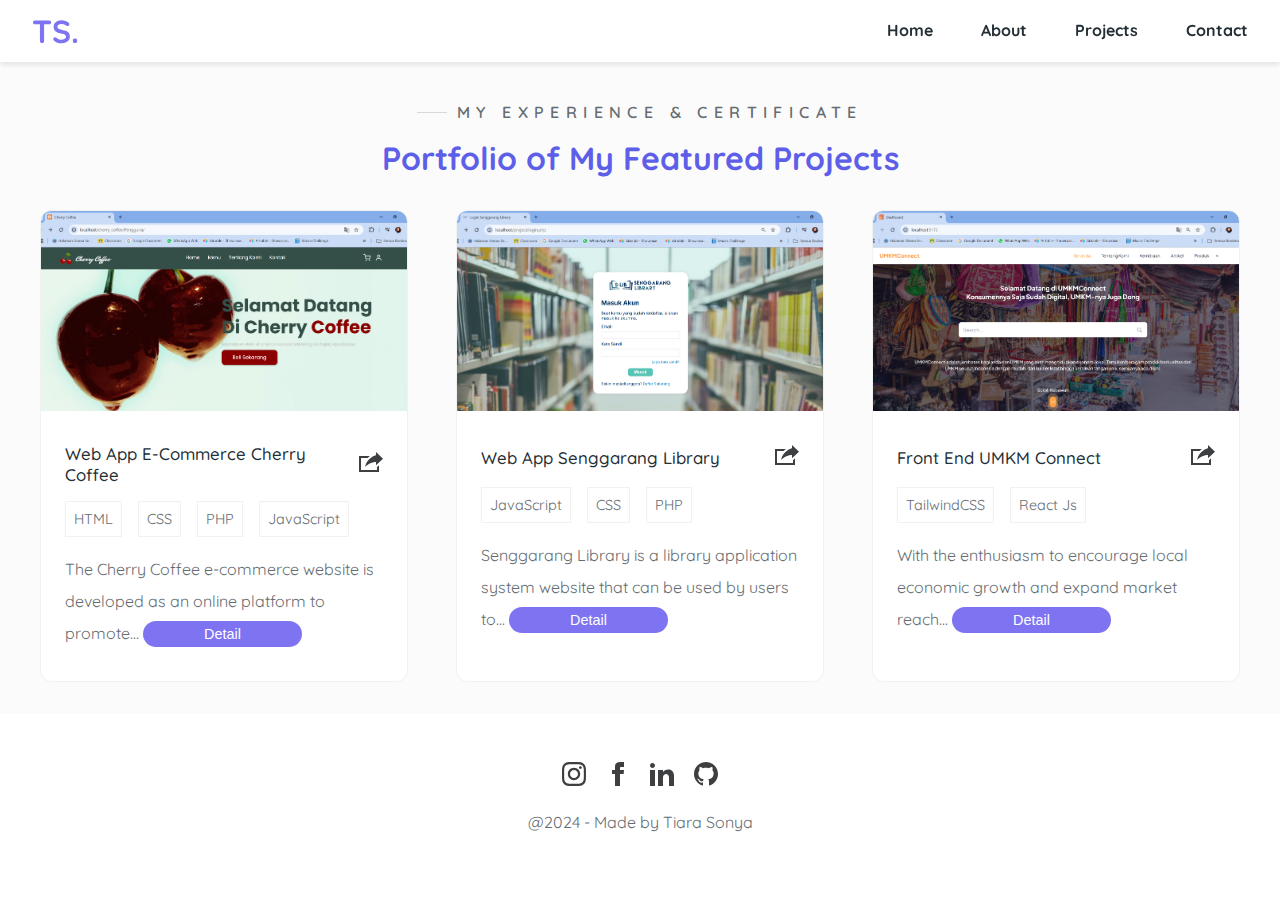
<file: projects.html>
<!DOCTYPE html>
<html lang="en">
<head>
    <meta charset="UTF-8">
    <meta name="viewport" content="width=device-width, initial-scale=1.0">
    <title>Tiara Sonya - Portfolio - Projects</title>
    <link rel="stylesheet" href="./styles/styles2.css" />
    <link rel="stylesheet" href="./styles/responsive.css" />
</head>
<body>
    
    <!-- Header -->
    <Header>
    <div class="main-container">
        <div class="nav">
            <div class="logo">
                <a href="/">TS.</a>
                </div>

                <nav>
                    <ul>
                        <li><a href="/index.html">Home</a></li>
                        <li><a href="/abouts.html">About</a></li>
                        <li><a href="/">Projects</a></li>
                        <li><a href="/contacts.html">Contact</a></li>
                    </ul>
                </nav>

                <div class="burger">
                    <div class="line-1"></div>
                    <div class="line-2"></div>
                    <div class="line-3"></div>
                </div>
            </div>
        </div>
    </Header>
    <!-- End Header -->

    <!-- Projects -->
    <section id="projects">
        <div class="projects main-container">
            <h3 class="pre-title">My Experience & Certificate</h3>
            <h1 class="section-title projects-title">Portfolio of My Featured Projects</h1>

            <div class="grid-3">
                <!-- Project 1 -->
                <div class="Project">
                    <div class="Project-cover">
                        <img src="./img/cc.png" alt="Project E-Commerce">
                    </div>

                    <div class="Project-info">
                        <div class="Project-title">
                            <h4>Web App E-Commerce Cherry Coffee</h4>
                            <a href="https://github.com/Tiara-Sonya/e-commerce.git" class="Project-link" target="_blank">
                                <svg xmlns="http://www.w3.org/2000/svg" width="24" height="24" viewBox="0 0 24 24"><path d="M6 17c2.269-9.881 11-11.667 11-11.667v-3.333l7 6.637-7 6.696v-3.333s-6.17-.171-11 5zm12 .145v2.855h-16v-12h6.598c.768-.787 1.561-1.449 2.339-2h-10.937v16h20v-6.769l-2 1.914z"/></svg>
                            </a>
                        </div>

                        <div class="Project-tags">
                            <div>HTML</div>
                            <div>CSS</div>
                            <div>PHP</div>
                            <div>JavaScript</div>
                        </div>

                        <p>
                            <span class="Project-description-short">The Cherry Coffee e-commerce website is developed as an online platform to promote... </span>
                            <span class="Project-description-full" style="display: none;">The Cherry Coffee e-commerce website is developed as an online platform to promote and sell products offered by the Cherry Coffee café. Created using the Waterfall methodology, this website primarily serves as a marketing and sales tool, enhancing Cherry Coffee's ability to reach both local and international customers.</span>
                            <button class="toggle-description">Detail</button>
                        </p>
                    </div>
                </div>

                <!-- Project 2 -->
                <div class="Project">
                    <div class="Project-cover">
                        <img src="./img/perpus.png" alt="Project Perpustakaan Online">
                    </div>

                    <div class="Project-info">
                        <div class="Project-title">
                            <h4>Web App Senggarang Library</h4>
                            <a href="https://github.com/Tiara-Sonya/perpus.git" class="Project-link" target="_blank">
                                <svg xmlns="http://www.w3.org/2000/svg" width="24" height="24" viewBox="0 0 24 24"><path d="M6 17c2.269-9.881 11-11.667 11-11.667v-3.333l7 6.637-7 6.696v-3.333s-6.17-.171-11 5zm12 .145v2.855h-16v-12h6.598c.768-.787 1.561-1.449 2.339-2h-10.937v16h20v-6.769l-2 1.914z"/></svg>
                            </a>
                        </div>

                        <div class="Project-tags">
                            <div>JavaScript</div>
                            <div>CSS</div>
                            <div>PHP</div>
                        </div>

                        <p>
                            <span class="Project-description-short">Senggarang Library is a library application system website that can be used by users to...</span>
                            <span class="Project-description-full" style="display: none;">Senggarang Library is a library application system website that can be used by users to borrow books online and read ebooks digitally via the website</span>
                            <button class="toggle-description">Detail</button>
                        </p>
                    </div>
                </div>

                <!-- Project 3 -->
                <div class="Project">
                    <div class="Project-cover">
                        <img src="./img/umkm.png" alt="Project Mata Kuliah">
                    </div>

                    <div class="Project-info">
                        <div class="Project-title">
                            <h4>Front End UMKM Connect</h4>
                            <a href="https://umkmconnect.febriyandy.xyz/" class="Project-link" target="_blank">
                                <svg xmlns="http://www.w3.org/2000/svg" width="24" height="24" viewBox="0 0 24 24"><path d="M6 17c2.269-9.881 11-11.667 11-11.667v-3.333l7 6.637-7 6.696v-3.333s-6.17-.171-11 5zm12 .145v2.855h-16v-12h6.598c.768-.787 1.561-1.449 2.339-2h-10.937v16h20v-6.769l-2 1.914z"/></svg>
                            </a>
                        </div>

                        <div class="Project-tags">
                            <div>TailwindCSS</div>
                            <div>React Js</div>
                        </div>

                        <p>
                            <span class="Project-description-short">With the enthusiasm to encourage local economic growth and expand market reach...</span>
                            <span class="Project-description-full">With the enthusiasm to encourage local economic growth and expand market reach for small entrepreneurs, MSME Connect exists as a forum for collaboration, promotion and empowerment of UMKM in various sectors. UMKM Connect was founded by a group of individuals who care about the growth of UMKM in Indonesia. We believe that UMKM are the backbone of the country's economy and have great potential to develop further with the right support. Through UMKM Connect, we are committed to providing a platform that allows small businesses to connect, learn and grow together.</span>
                            <button class="toggle-description">Detail</button>
                        </p>
                    </div>    
                </div>
            </div>
        </div>
    </section>

    <!-- Footer -->
     <footer>
        <div class="footer-icons">
            <a href="https://www.instagram.com/tiarasonyya/" alt="Instagram">
                <svg xmlns="http://www.w3.org/2000/svg" width="24" height="24" viewBox="0 0 24 24"><path d="M12 2.163c3.204 0 3.584.012 4.85.07 3.252.148 4.771 1.691 4.919 4.919.058 1.265.069 1.645.069 4.849 0 3.205-.012 3.584-.069 4.849-.149 3.225-1.664 4.771-4.919 4.919-1.266.058-1.644.07-4.85.07-3.204 0-3.584-.012-4.849-.07-3.26-.149-4.771-1.699-4.919-4.92-.058-1.265-.07-1.644-.07-4.849 0-3.204.013-3.583.07-4.849.149-3.227 1.664-4.771 4.919-4.919 1.266-.057 1.645-.069 4.849-.069zm0-2.163c-3.259 0-3.667.014-4.947.072-4.358.2-6.78 2.618-6.98 6.98-.059 1.281-.073 1.689-.073 4.948 0 3.259.014 3.668.072 4.948.2 4.358 2.618 6.78 6.98 6.98 1.281.058 1.689.072 4.948.072 3.259 0 3.668-.014 4.948-.072 4.354-.2 6.782-2.618 6.979-6.98.059-1.28.073-1.689.073-4.948 0-3.259-.014-3.667-.072-4.947-.196-4.354-2.617-6.78-6.979-6.98-1.281-.059-1.69-.073-4.949-.073zm0 5.838c-3.403 0-6.162 2.759-6.162 6.162s2.759 6.163 6.162 6.163 6.162-2.759 6.162-6.163c0-3.403-2.759-6.162-6.162-6.162zm0 10.162c-2.209 0-4-1.79-4-4 0-2.209 1.791-4 4-4s4 1.791 4 4c0 2.21-1.791 4-4 4zm6.406-11.845c-.796 0-1.441.645-1.441 1.44s.645 1.44 1.441 1.44c.795 0 1.439-.645 1.439-1.44s-.644-1.44-1.439-1.44z"/></svg>
            </a>
            <a href="https://www.facebook.com/tiarasonyya/" alt="Facebook"><svg xmlns="http://www.w3.org/2000/svg" width="24" height="24" viewBox="0 0 24 24"><path d="M9 8h-3v4h3v12h5v-12h3.642l.358-4h-4v-1.667c0-.955.192-1.333 1.115-1.333h2.885v-5h-3.808c-3.596 0-5.192 1.583-5.192 4.615v3.385z"/></svg>
            </a>
            <a href="https://www.linkedin.com/in/tiara-sonya" alt="Linkedin">
                <svg xmlns="http://www.w3.org/2000/svg" width="24" height="24" viewBox="0 0 24 24"><path d="M4.98 3.5c0 1.381-1.11 2.5-2.48 2.5s-2.48-1.119-2.48-2.5c0-1.38 1.11-2.5 2.48-2.5s2.48 1.12 2.48 2.5zm.02 4.5h-5v16h5v-16zm7.982 0h-4.968v16h4.969v-8.399c0-4.67 6.029-5.052 6.029 0v8.399h4.988v-10.131c0-7.88-8.922-7.593-11.018-3.714v-2.155z"/></svg>
            </a>
            <a href="https://github.com/Tiara-Sonya" alt="Github">
                <svg xmlns="http://www.w3.org/2000/svg" width="24" height="24" viewBox="0 0 24 24"><path d="M12 0c-6.626 0-12 5.373-12 12 0 5.302 3.438 9.8 8.207 11.387.599.111.793-.261.793-.577v-2.234c-3.338.726-4.033-1.416-4.033-1.416-.546-1.387-1.333-1.756-1.333-1.756-1.089-.745.083-.729.083-.729 1.205.084 1.839 1.237 1.839 1.237 1.07 1.834 2.807 1.304 3.492.997.107-.775.418-1.305.762-1.604-2.665-.305-5.467-1.334-5.467-5.931 0-1.311.469-2.381 1.236-3.221-.124-.303-.535-1.524.117-3.176 0 0 1.008-.322 3.301 1.23.957-.266 1.983-.399 3.003-.404 1.02.005 2.047.138 3.006.404 2.291-1.552 3.297-1.23 3.297-1.23.653 1.653.242 2.874.118 3.176.77.84 1.235 1.911 1.235 3.221 0 4.609-2.807 5.624-5.479 5.921.43.372.823 1.102.823 2.222v3.293c0 .319.192.694.801.576 4.765-1.589 8.199-6.086 8.199-11.386 0-6.627-5.373-12-12-12z"/></svg>
            </a>
        </div>
        <p>@2024 - Made by Tiara Sonya</p>
     </footer>
     <!-- End Footer -->

    <script src="scripts/main.js"></script>
</body>
</html>
</file>
<file: styles/styles.css>
@import url('https://fonts.googleapis.com/css2?family=Poppins:ital,wght@0,100;0,200;0,300;0,400;0,500;0,600;0,700;0,800;0,900;1,100;1,200;1,300;1,400;1,500;1,600;1,700;1,800;1,900&family=Quicksand:wght@300..700&display=swap');

:root {
    --primaryTextColor: #232e35;
    --secondaryTextColor: #656d72;

    --borderColor: #f1f1f1;
    --lineColor: #d9d9d9;

    --primaryBackgroundColor: #ffffff;
    --secondaryBackgroundColor: #fbfbfb;
    --thirdBackgroundColor: #f5f3fe;

    --primaryIconColor: #7e74f1;
    --primaryIconColorHover: #5d5fe8;

    --sectionPadding: 4rem 0;

    --itemBorderRadius: 0.7rem;

}

*,
*::before,
*::after {
  margin: 0;
  padding: 0;
  box-sizing: border-box;
}

body {
    font-family: "Quicksand", sans-serif;
}

h1, h2, h3, h4, h5, h6, strong {
    color: var(--primaryTextColor);
}

p{
    font-size: 1rem; /* 16px */
    line-height: 2rem;
}

p, span, label, input, textarea li{
    color: var(--secondaryTextColor);
}

a {
    text-decoration: none;
}

.main-container {
    width: 1200px;
    margin: 0 auto;
}

@media screen and (max-width: 1200px){
    .main-container {
        width:90%;
    }
}

/* Logo dan Navigasi Menu */
.nav {
    align-items: center;
    display: flex;
    justify-content: space-between;
    padding: 0.7rem 2rem;
    position: fixed;
    top: 0;
    left: 0;
    width: 100%;
    background-color: var(--primaryBackgroundColor);
    z-index: 1000;
    box-shadow: 0 4px 6px rgba(0, 0, 0, 0.1);
}

body {
    font-family: "Quicksand", sans-serif;
    padding-top: 100px; 
}

.nav ul {
    list-style: none;
    display: flex;
    gap: 3rem;
}

.logo {
    display: flex;
    align-items: center;
    font-weight: 800;
    font-size: 2rem;
}

.logo a{
    color: var(--primaryIconColor);
}

.logo a:hover{
    color: var(--primaryTextColor);
}

nav ul li {
    display: flex;
    align-items: center;
}

nav ul li a {
    color: var(--primaryTextColor);
    font-weight: bold; 
    text-decoration: none;
    padding-bottom: 3px; 
    transition: border-bottom 0.3s ease, color 0.3s ease; /* Menambahkan transisi */
}

nav ul li a:hover {
    color: var(--primaryIconColor);
    border-bottom: 2px solid var(--primaryIconColor); /* Menambahkan garis bawah saat di-hover */
}

nav ul li a.active {
    border-bottom: 2px solid var(--primaryIconColor); /* Menambahkan garis bawah pada tautan aktif */
}

/* Burger */
.burger div{
    width: 25px;
    height: 2px;
    background-color: #000;
    margin: 7px;
    transition: all 0.3s;
    z-index: 99;
}

.burger {
    display: none;
    z-index: 99;
    position: fixed;
    top: 30px;
    right: 23px;
}

/* Titles */
.section-title{
    margin: 1rem 0 4rem;
    font-size: 2rem;
}

.pre-title{
    text-transform: uppercase;
    letter-spacing: .4rem;
    color: var(--secondaryTextColor);
    position: relative;
    padding-left: 40px;
    width: fit-content;
    font-weight: 600;
    font-size: 1rem;
}

.pre-title:before{
    content: "";
    width: 30px;
    height: 1px;
    background: var(--lineColor);
    position: absolute;
    display: block;
    left: 0;
    top: 50%;
}

/* Layout */
.grid-3{
    display: grid;
    grid-template-columns: repeat(auto-fit, minmax(250px, 1fr));
    gap: 3rem;
}

/* Home Section */
#homes {
    height: 400px;
    display: grid;
    grid-template-columns:  1fr 1fr;
    align-items: center;
}

.homes-name {
    font-size: 2.5rem;
    font-weight: 700;
    margin: 1rem 0 1.5rem;
}

.homes-name span{
    color: var(--primaryIconColor);
}

.home-icons{
    margin-bottom: 1rem;
}

.home-icons a{
    margin: 0 0.5rem;
}

.home-icons svg{
    margin-top: 1rem;
    fill: #3e3f40;
}

.home-icons svg:hover{
    fill: #000;
}

.btn-contact{
    width: 30%;
    padding: 0.7rem 2rem;
    background: var(--primaryIconColor);
    color: #FFF;
    border: none;
    border-radius: 15px;
    cursor: pointer;
    transition: 0.3s ease-in-out;
}

.btn-contact:hover{
    background: #3e3f40; 
}

.home-right img{
    width: 50%;
}

.home-right {
    display: flex;
    justify-content: center;
}

/* About Me */
#abouts{
    padding: var(--sectionPadding);
    background-color: var(--secondaryBackgroundColor);
}

.abouts{
    background: var(--secondaryBackgroundColor);
}

.abouts .pre-title {
    margin: 0rem auto;
}

.about-title{
    text-align: center;
    color: var(--primaryIconColorHover);
}

.about-grid {
    display: grid;
    grid-template-columns: repeat(auto-fit, minmax(350px, 1fr));
    gap: 2rem;
}

.education{
    display: flex;
    gap: 2rem;
}

.education .line{
    padding: 0 1rem;
}

.education .line div{
    width: 3px;
    height: 100%;
    background: #3e3f40;
    position: relative;
}

.education-info p{
    margin: 0.7rem 0.2rem 1.5rem;
}

/* The dot on the line */
.education .line div:before{
    content: "";
    width: 15px;
    height: 15px;
    background: #3e3f40;
    border-radius: 50%;
    position: absolute;
    left: -6px;
}

.about-list{
    display: grid;
    grid-template-columns: 1fr 1fr;
    margin-top: 1.5rem;
}

.about-right ul {
    line-height: 2rem;
    padding: 0 1rem;
}


.abouts-right img{
    width: 50%;
}

.abouts-right {
    display: flex;
    justify-content: center;
}



/* Service Section */
#services {
    background-color: var(--secondaryBackgroundColor);
    padding: var(--sectionPadding);
}

.services .pre-title {
    margin: 0 auto;
}

.services-title{
    text-align: center;
}

.service {
    padding: 3rem 2rem;
    text-align: center;
    background: var(--primaryBackgroundColor);
    border-radius: var(--itemBorderRadius);
}

.service h4{
    margin: 1.5rem 0;
    font-weight: 500;
    font-size: 1rem;
}

.service-icon{
    background: var(--thirdBackgroundColor);
    width: fit-content;
    margin: 0 auto;
    padding: 1rem 1.3rem;
    border-radius: 1rem;
}

.service-icon svg{
    fill: var(--primaryIconColor);
}

.service-icon svg:hover{
    fill: var(--primaryIconColorHover);
}

/* Project */
#projects{
    padding: var(--sectionPadding);
}

.projects .pre-title {
    margin: 0 auto;
}

.projects-title{
    text-align: center;
    color: var(--primaryIconColorHover);
}

.Project{
    border-radius: var(--itemBorderRadius);
    overflow: hidden;
    border: 1.5px solid var(--borderColor);
    background: var(--primaryBackgroundColor);
}

.Project-cover{
    height: 200px;
}

.Project-cover img{
    width: 100%;
    height: 100%;
    object-fit: cover;
}

.Project-info{
    padding: 2rem 1.5rem;
}

.Project-title{
    display: flex;
    justify-content: space-between;
    align-items: center;
    gap: 1rem;
}

.Project h4{
    font-weight: 500;
    font-size: 1.05rem;
}

.Project-title a svg:hover{
    fill: var(--primaryIconColorHover);
}

.Project-title a svg{
    transition: 0.3s ease-in-out;
    fill: #3e3f40;
}

.Project-tags{
    display: flex;
    gap: 1rem;
    margin: 1rem 0;
}

.Project-tags div{
    font-size: 0.9rem;
    border: 1px solid var(--borderColor);
    padding: 0.5rem 0.5rem;
    color: var(--secondaryTextColor);
}

.Project-description-full{
    display: none;
}

.toggle-description{
    width: 50%;
    padding: 0.7rem 2rem;
    background: var(--primaryIconColor);
    color: #fff;
    border: none;
    border-radius: 15px;
    padding: 0.3rem 0.7rem;
    cursor: pointer;
    font-size: 0.9rem;
    transition: 0.3s ease-in-out;

}

.toggle-description:hover {
    background: #3e3f40;
}

/* Contact Section */
#contacts{
    padding: var(--sectionPadding);
    background: var(--secondaryBackgroundColor);
}

.contact-title{
    text-align: center;
}

.contact{
    display: grid;
    grid-template-columns: repeat(auto-fit, minmax(350px, 1fr));
    gap: 3rem;
}

.contact-form div{
    margin-bottom: 1.5rem;
}

.contact-form input,
.contact-form textarea{
    width: 100%;
    padding: 0.75rem 1.3rem;
    font-family: "Quicksand", sans-serif;
    background: var(--secondaryBackgroundColor);
    border: 1px solid var(--borderColor);
    border-radius: 3px;
    resize: none;
    background: var(--primaryBackgroundColor);
}

.contact-form input::placeholder,
.contact-form textarea::placeholder{
    color: #9d9fa41;
}

.contact-form input:focus,
.contact-form textarea:focus{
    outline: none;
    border: 2px solid #7d7d7d;
}

.btn-submit{
    width: 100%;
    padding: 0.75rem 1.3rem;
    background: var(--primaryIconColorHover);
    color: #FFF;
    border: none;
    border-radius: 3px;
    cursor: pointer;
    transition: 0.3s ease-in-out;
}

.btn-submit:hover{
    background: #3e3f40; 
}

.contact-item{
    display: flex;
    gap: 1.5rem;
    margin-bottom: 2.5rem;
}
.contact-item-icon{
    background: var(--primaryBackgroundColor);
    width: 53px;
    height: 53px;
    border-radius: 9px;
    display: flex;
    justify-content: center;
    align-items: center;
}

.contact-item-icon svg{
    fill: var(--primaryIconColor);
}

.contact-item-detail h4{
    margin-bottom: 0.6rem;
}

/* Footer Section */
footer {
    padding: 3rem 0;
    background: var(--primaryBackgroundColor);
    text-align: center;
}

.footer-icons{
    margin-bottom: 1rem;
}

.footer-icons a{
    margin: 0 0.5rem;
}

.footer-icons svg{
    fill: #3e3f40;
}

.footer-icons svg:hover{
    fill: #000;
}
</file>
<file: styles/responsive.css>
@media screen and (max-width: 1000px) {
  p {
    font-size: 0.9rem;
    line-height: 1.8rem;
  }
  
  .btn-contact {
    width: 40%;
    padding: 0.7rem 2rem;
    font-size: 0.85rem;
  }

  .grid-3 {
    gap: 1rem;
  }

  .skills-right ul li {
    font-size: 0.9rem;
  }
  
  .toggle-description {
    width: 50%;
    padding: 0.5rem 0.5rem;
    font-size: 0.85rem;
  }
}

@media screen and (max-width: 825px) {
  /* Burger */
  .burger {
    display: block;
    cursor: pointer;
    position: absolute; /* Make it absolute to position it properly */
    right: 2rem; /* Align to the right */
    top: 50%; /* Center vertically */
    transform: translateY(-50%); /* Offset by half of its height */
  }

  .burger div {
    width: 25px;
    height: 2px;
    background-color: #000;
    margin: 7px;
    transition: all 0.3s;
  }

  /* Burger Toggle Animation */
  .burger.toggle .line-1 {
    transform: rotate(-45deg) translate(-5px, 7px);
  }
  .burger.toggle .line-2 {
    opacity: 0;
  }
  .burger.toggle .line-3 {
    transform: rotate(45deg) translate(-5px, -7px);
  }

  /* Navigation Panel */
  nav {
    position: fixed;
    width: 40%;
    right: 0;
    top: 0;
    height: 100vh;
    display: flex;
    flex-direction: column;
    background-color: var(--primaryBackgroundColor);
    border-left: 1px solid var(--borderColor);
    z-index: 9;
    transform: translateX(100%);
    transition: transform 0.3s ease-in-out;
  }

  nav ul {
    flex-direction: column;
    justify-content: center;
    align-items: center;
    gap: 2rem;
    height: 100%;
  }

  /* Active Navigation State */
  .nav-active {
    transform: translateX(0);
  }
  /* End of Navigation */

  :root {
    --sectionPadding: 4rem 0;
  }

  /* Titles */
  .section-title {
    font-size: 1.6rem;
    margin: 0.6rem 0 2.5rem;
  }

  .pre-title {
    font-size: 0.8rem;
  }

  .btn-contact {
    width: 25%;
    padding: 0.7rem 2rem;
    font-size: 0.85rem;
  }

  /* Home Section */
  #homes {
    grid-template-columns: 1fr;
    height: fit-content;
  }

  .home-right {
    order: -1;
  }

  .home-right img {
    width: 45%;
    margin-bottom: 2rem;
  }

  .homes-left {
    text-align: center;
    padding-bottom: 5rem;
  }

  .homes-left .pre-title {
    margin: 0 auto;
  }

  .homes-name {
    font-size: 2.3rem;
    margin-bottom: 0.5rem;
  }

  /* Skills Section */
  .skills-grid {
    gap: 1rem;
  }

  /* Footer */
  footer {
    padding: 2rem 0;
  }

  .toggle-description {
    width: 50%;
    padding: 0.5rem 0.5rem;
    font-size: 0.85rem;
  }
}

@media screen and (max-width: 768px) {
  .section-title {
      margin: 0.5rem 0 1.5rem; /* Further reduce margin for mobile */
  }

  #skills-education {
      padding: 3rem 0; /* Less padding for mobile */
  }
}

/* Mobile Size */
@media screen and (max-width: 640px) {
  /* Titles */
  .section-title {
    font-size: 1.3rem;
  }

  .pre-title {
    font-size: 0.7rem;
  }
  
  /* Home Section */
  #homes {
    grid-template-columns: 1fr;
    height: fit-content;
  }

  .home-right {
    order: -1;
  }

  .home-right img {
    width: 45%;
    margin-bottom: 2rem;
  }

  .homes-left {
    text-align: center;
    padding-bottom: 5rem;
  }

  .homes-left .pre-title {
    margin: 0 auto;
  }

  .homes-name {
    font-size: 1.5rem;
    margin-bottom: 0.5rem;
  }

  /* Skills Section */
  .skills-grid {
    gap: 1rem;
  }

  
  .abouts-right img {
    width: 45%;
    margin-bottom: 2rem;
  }


  /* Footer */
  footer {
    padding: 2rem 0;
  }

  .btn-contact {
    width: 30%;
    padding: 0.7rem 2rem;
    font-size: 0.8rem; 
  }

  .toggle-description {
    width: 45%;
    padding: 0.5rem 0.5rem;
    font-size: 0.8rem; 
  }
}

@media screen and (max-width: 455px) {
  .btn-contact {
    width: 50%;
    padding: 0.7rem 2rem;
    font-size: 0.8rem; 
  }

  .contact-form input,
  .contact-form textarea{
    width: 100%;
    padding: 0.75rem 1.3rem;
  }

  .btn-submit {
    width: 100%;
    padding: 0.7rem 2rem;
    font-size: 0.8rem; 
  }

  .toggle-description {
    width: 50%;
    padding: 0.5rem 0.5rem;
    font-size: 0.8rem; 
  }
}
</file>
<file: styles/styles2.css>
@import url('https://fonts.googleapis.com/css2?family=Poppins:ital,wght@0,100;0,200;0,300;0,400;0,500;0,600;0,700;0,800;0,900;1,100;1,200;1,300;1,400;1,500;1,600;1,700;1,800;1,900&family=Quicksand:wght@300..700&display=swap');

:root {
    --primaryTextColor: #232e35;
    --secondaryTextColor: #656d72;

    --borderColor: #f1f1f1;
    --lineColor: #d9d9d9;

    --primaryBackgroundColor: #ffffff;
    --secondaryBackgroundColor: #fbfbfb;
    --thirdBackgroundColor: #f5f3fe;

    --primaryIconColor: #7e74f1;
    --primaryIconColorHover: #5d5fe8;

    --sectionPadding: 2rem 0;

    --itemBorderRadius: 0.7rem;

}

*,
*::before,
*::after {
  margin: 0;
  padding: 0;
  box-sizing: border-box;
}

body {
    font-family: "Quicksand", sans-serif;
}

h1, h2, h3, h4, h5, h6, strong {
    color: var(--primaryTextColor);
}

p{
    font-size: 1rem; /* 16px */
    line-height: 2rem;
}

p, span, label, input, textarea li{
    color: var(--secondaryTextColor);
}

a {
    text-decoration: none;
}

.main-container {
    width: 1200px;
    margin: 0 auto;
}

@media screen and (max-width: 1200px){
    .main-container {
        width:90%;
    }
}

/* Logo dan Navigasi Menu */
.nav {
    align-items: center;
    display: flex;
    justify-content: space-between;
    padding: 0.7rem 2rem;
    position: fixed;
    top: 0;
    left: 0;
    width: 100%;
    background-color: var(--primaryBackgroundColor);
    z-index: 1000;
    box-shadow: 0 4px 6px rgba(0, 0, 0, 0.1);
}

body {
    font-family: "Quicksand", sans-serif;
    padding-top: 70px; 
}

.nav ul {
    list-style: none;
    display: flex;
    gap: 3rem;
}

.logo {
    display: flex;
    align-items: center;
    font-weight: 800;
    font-size: 2rem;
}

.logo a{
    color: var(--primaryIconColor);
}

.logo a:hover{
    color: var(--primaryTextColor);
}

nav ul li {
    display: flex;
    align-items: center;
}

nav ul li a {
    color: var(--primaryTextColor);
    font-weight: bold; 
    text-decoration: none;
    padding-bottom: 3px; 
    transition: border-bottom 0.3s ease, color 0.3s ease; /* Menambahkan transisi */
}

nav ul li a:hover {
    color: var(--primaryIconColor);
    border-bottom: 2px solid var(--primaryIconColor); /* Menambahkan garis bawah saat di-hover */
}

nav ul li a.active {
    border-bottom: 2px solid var(--primaryIconColor); /* Menambahkan garis bawah pada tautan aktif */
}

/* Burger */
.burger div{
    width: 25px;
    height: 2px;
    background-color: #000;
    margin: 7px;
    transition: all 0.3s;
    z-index: 99;
}

.burger {
    display: none;
    z-index: 99;
    position: fixed;
    top: 30px;
    right: 23px;
}

/* Titles */
.section-title{
    margin: 1rem 0 0.4rem;
    font-size: 2rem;
}

.pre-title{
    text-transform: uppercase;
    letter-spacing: .4rem;
    color: var(--secondaryTextColor);
    position: relative;
    padding-left: 40px;
    width: fit-content;
    font-weight: 600;
    font-size: 1rem;
}

.pre-title:before{
    content: "";
    width: 30px;
    height: 1px;
    background: var(--lineColor);
    position: absolute;
    display: block;
    left: 0;
    top: 50%;
}

/* Layout */
.grid-3{
    display: grid;
    grid-template-columns: repeat(auto-fit, minmax(250px, 1fr));
    gap: 3rem;
}

/* About Me */
#abouts{
    padding: var(--sectionPadding);
    background-color: var(--primaryBackgroundColor);
}

.abouts{
    background: var(--primaryBackgroundColor);
}

.abouts .pre-title {
    margin: 0rem auto;
}

.about-title{
    text-align: center;
    color: var(--primaryIconColorHover);
}

.about-grid {
    display: grid;
    grid-template-columns: repeat(auto-fit, minmax(350px, 1fr));
    align-items: flex-start;
    gap: 2rem;
}

.about-left {
    flex: 1;
}

.image-container {
    margin-bottom: 20px;
    text-align: center; 
}

.image-container img {
    max-width: 45%;
    height: auto;
    border-radius: 10px; 
    
}

.mirrored-image {
    transform: scaleX(-1);
    max-width: 100%; 
    height: auto;
    border-radius: 10px;
    display: block;
    margin: 1.5rem auto; 
}

.education{
    display: flex;
    gap: 2rem;
}

.education .line{
    padding: 0 1rem;
}

.education .line div{
    width: 3px;
    height: 100%;
    background: #3e3f40;
    position: relative;
}

.education-info p{
    margin: 0.7rem 0.2rem 1.5rem;
}

/* The dot on the line */
.education .line div:before{
    content: "";
    width: 15px;
    height: 15px;
    background: #3e3f40;
    border-radius: 50%;
    position: absolute;
    left: -6px;
}

.about-list{
    display: grid;
    grid-template-columns: 1fr 1fr;
    margin-top: 1.5rem;
}

.about-right ul {
    line-height: 2rem;
    padding: 0 1rem;
}

.about-right p{
    margin-top: 1.5rem;
}


/* Service Section */
#services {
    background-color: var(--secondaryBackgroundColor);
    padding: var(--sectionPadding);
}

.services .pre-title {
    margin: 0 auto;
}

.services-title{
    text-align: center;
    margin-bottom: 2rem;
}

.service {
    padding: 3rem 2rem;
    text-align: center;
    background: var(--primaryBackgroundColor);
    border-radius: var(--itemBorderRadius);
}

.service h4{
    margin: 1.5rem 0;
    font-weight: 500;
    font-size: 1rem;
}

.service-icon{
    background: var(--thirdBackgroundColor);
    width: fit-content;
    margin: 0 auto;
    padding: 1rem 1.3rem;
    border-radius: 1rem;
}

.service-icon svg{
    fill: var(--primaryIconColor);
}

.service-icon svg:hover{
    fill: var(--primaryIconColorHover);
}

/* Project */
#projects{
    padding: var(--sectionPadding);
    background: var(--secondaryBackgroundColor);
}

.projects .pre-title {
    margin: 0 auto;
}

.projects-title{
    text-align: center;
    color: var(--primaryIconColorHover);
    margin-bottom: 2rem;
}

.Project{
    border-radius: var(--itemBorderRadius);
    overflow: hidden;
    border: 1.5px solid var(--borderColor);
    background: var(--primaryBackgroundColor);
}

.Project-cover{
    height: 200px;
}

.Project-cover img{
    width: 100%;
    height: 100%;
    object-fit: cover;
}

.Project-info{
    padding: 2rem 1.5rem;
}

.Project-title{
    display: flex;
    justify-content: space-between;
    align-items: center;
    gap: 1rem;
}

.Project h4{
    font-weight: 500;
    font-size: 1.05rem;
}

.Project-title a svg:hover{
    fill: var(--primaryIconColorHover);
}

.Project-title a svg{
    transition: 0.3s ease-in-out;
    fill: #3e3f40;
}

.Project-tags{
    display: flex;
    gap: 1rem;
    margin: 1rem 0;
}

.Project-tags div{
    font-size: 0.9rem;
    border: 1px solid var(--borderColor);
    padding: 0.5rem 0.5rem;
    color: var(--secondaryTextColor);
}

.Project-description-full{
    display: none;
}

.toggle-description{
    width: 50%;
    padding: 0.7rem 2rem;
    background: var(--primaryIconColor);
    color: #fff;
    border: none;
    border-radius: 15px;
    padding: 0.3rem 0.7rem;
    cursor: pointer;
    font-size: 0.9rem;
    transition: 0.3s ease-in-out;

}

.toggle-description:hover {
    background: #3e3f40;
}

/* Contact Section */
#contacts{
    padding: var(--sectionPadding);
    background: var(--secondaryBackgroundColor);
}

.contact-title{
    margin: 0 auto;
    text-align: center;
    margin-bottom: 2rem;
}

.contact{
    display: grid;
    grid-template-columns: repeat(auto-fit, minmax(350px, 1fr));
    gap: 3rem;
}

.contact-form div{
    margin-bottom: 1.5rem;
}

.contact-form input,
.contact-form textarea{
    width: 100%;
    padding: 0.75rem 1.3rem;
    font-family: "Quicksand", sans-serif;
    background: var(--secondaryBackgroundColor);
    border: 1px solid var(--borderColor);
    border-radius: 3px;
    resize: none;
    background: var(--primaryBackgroundColor);
}

.contact-form input::placeholder,
.contact-form textarea::placeholder{
    color: #9d9fa41;
}

.contact-form input:focus,
.contact-form textarea:focus{
    outline: none;
    border: 2px solid #7d7d7d;
}

.btn-submit{
    width: 100%;
    padding: 0.75rem 1.3rem;
    background: var(--primaryIconColorHover);
    color: #FFF;
    border: none;
    border-radius: 3px;
    cursor: pointer;
    transition: 0.3s ease-in-out;
}

.btn-submit:hover{
    background: #3e3f40; 
}

.contact-item{
    display: flex;
    gap: 1.5rem;
    margin-bottom: 2.5rem;
}
.contact-item-icon{
    background: var(--primaryBackgroundColor);
    width: 53px;
    height: 53px;
    border-radius: 9px;
    display: flex;
    justify-content: center;
    align-items: center;
}

.contact-item-icon svg{
    fill: var(--primaryIconColor);
}

.contact-item-detail h4{
    margin-bottom: 0.6rem;
}

/* Footer Section */
footer {
    padding: 3rem 0;
    background: var(--primaryBackgroundColor);
    text-align: center;
}

.footer-icons{
    margin-bottom: 1rem;
}

.footer-icons a{
    margin: 0 0.5rem;
}

.footer-icons svg{
    fill: #3e3f40;
}

.footer-icons svg:hover{
    fill: #000;
}
</file>
